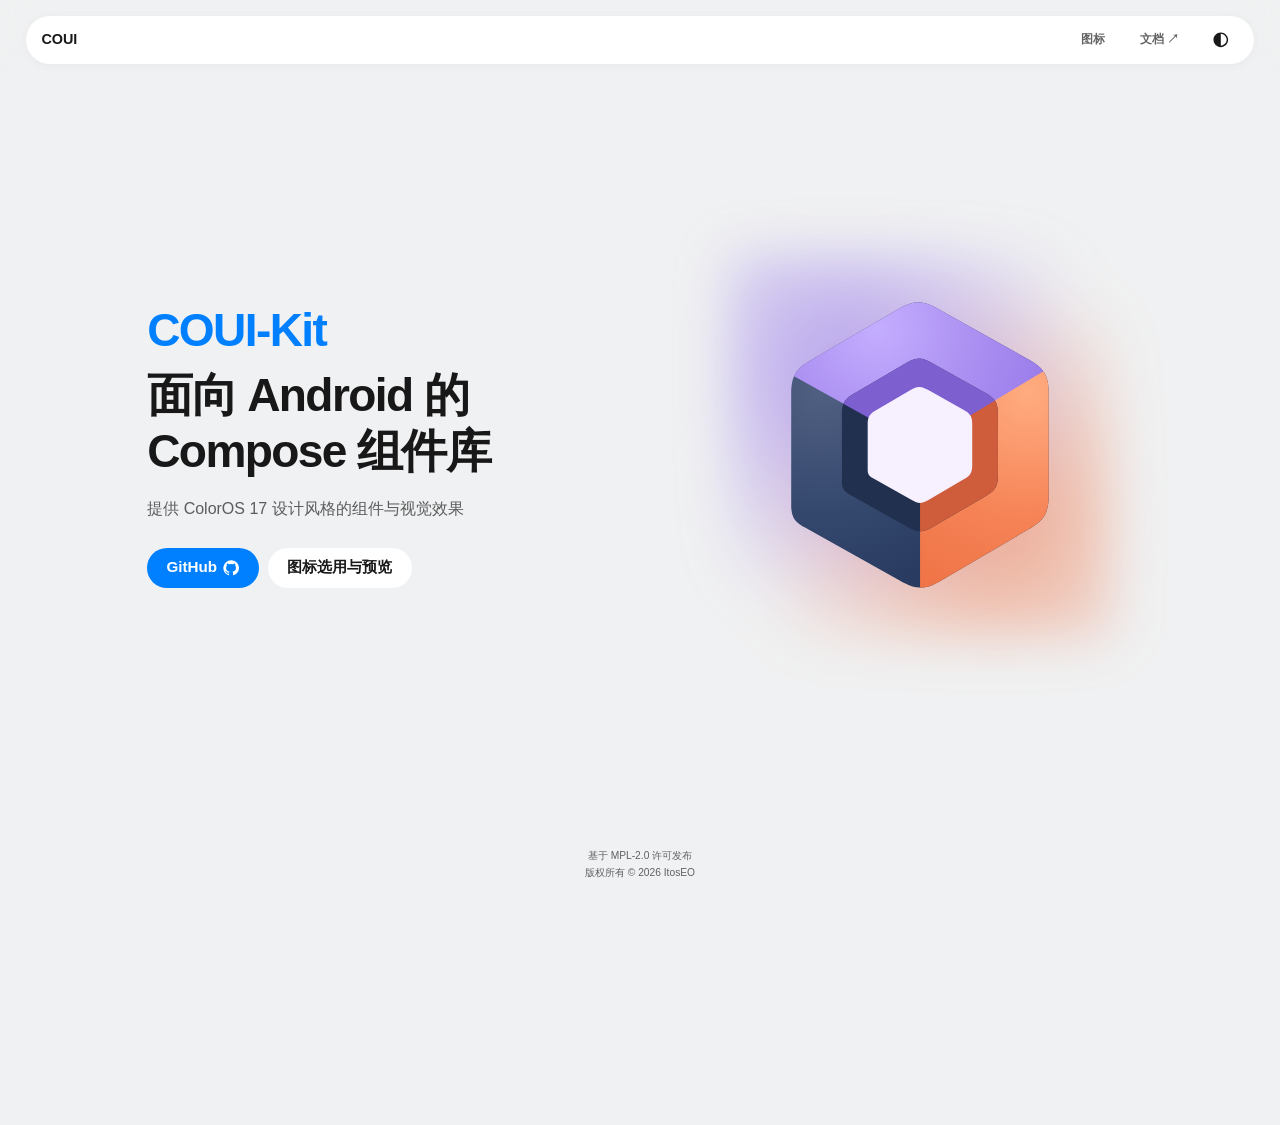
<file: Pages/index.html>
<!doctype html>
<html lang="zh-CN" data-theme="day">
<head>
  <meta charset="utf-8">
  <meta name="viewport" content="width=device-width, initial-scale=1">
  <meta name="description" content="COUI-Kit，面向 Jetpack Compose 的组件与视觉效果库。">
  <title>COUI-Kit — Compose 组件与视觉效果</title>
  <link rel="icon" href="data:,">
  <script src="./theme.js?v=1"></script>
  <link rel="stylesheet" href="./style.css?v=21">
</head>
<body>
  <div class="top-blur" aria-hidden="true">
    <span></span><span></span><span></span><span></span><span></span><span></span>
  </div>
  <div class="page-shell home-shell">
    <header class="top-nav" aria-label="顶部导航">
      <a class="brand" href="./index.html" aria-label="COUI 首页" aria-current="page">COUI</a>
      <nav class="top-actions" aria-label="主导航">
        <a class="nav-link" href="./icons/index.html">图标</a>
        <a class="nav-link" href="https://github.com/ItosEO/COUI-Kit#文档" target="_blank" rel="noopener noreferrer">文档 <span aria-hidden="true">↗</span><span class="sr-only">（在新标签页打开）</span></a>
        <button type="button" id="theme-toggle-btn" class="theme-toggle-btn"
          aria-label="切换到夜间模式" aria-pressed="false" title="切换到夜间模式" hidden></button>
      </nav>
    </header>

    <main class="home-main">
      <div class="home-copy">
        <h1 class="home-title">
          <span class="home-name">COUI-Kit</span>
          <span class="home-tagline">面向 Android 的<br>Compose 组件库</span>
        </h1>
        <p class="home-description">提供 ColorOS 17 设计风格的组件与视觉效果</p>
        <div class="home-actions">
          <a class="home-button home-button-primary" href="https://github.com/ItosEO/COUI-Kit" target="_blank" rel="noopener noreferrer">
            GitHub
            <svg viewBox="0 0 24 24" width="20" height="20" fill="currentColor" aria-hidden="true" focusable="false">
              <path d="M12 .5a11.5 11.5 0 0 0-3.64 22.41c.58.11.79-.25.79-.56v-2.02c-3.2.7-3.88-1.38-3.88-1.38-.52-1.33-1.28-1.68-1.28-1.68-1.05-.72.08-.71.08-.71 1.16.08 1.77 1.19 1.77 1.19 1.03 1.77 2.7 1.26 3.36.96.1-.75.4-1.26.73-1.55-2.55-.29-5.24-1.28-5.24-5.69 0-1.26.45-2.29 1.19-3.1-.12-.29-.52-1.46.11-3.05 0 0 .97-.31 3.18 1.18a11.05 11.05 0 0 1 5.79 0c2.2-1.49 3.17-1.18 3.17-1.18.63 1.59.23 2.76.11 3.05.74.81 1.19 1.84 1.19 3.1 0 4.42-2.69 5.39-5.25 5.68.41.36.78 1.06.78 2.14v3.17c0 .31.21.68.8.56A11.5 11.5 0 0 0 12 .5Z"/>
            </svg>
            <span class="sr-only">（在新标签页打开）</span>
          </a>
          <a class="home-button" href="./icons/index.html">图标选用与预览</a>
        </div>
      </div>
      <div class="home-art" aria-hidden="true">
        <img class="home-logo" src="./coui-logo.svg?v=3" alt="" width="360" height="360">
      </div>
    </main>

    <footer class="home-footer">
      <a href="https://github.com/ItosEO/COUI-Kit/blob/main/LICENSE" target="_blank" rel="noopener noreferrer">基于 MPL-2.0 许可发布<span class="sr-only">（在新标签页打开）</span></a>
      <p>版权所有 © 2026 ItosEO</p>
    </footer>
  </div>
</body>
</html>
</file>
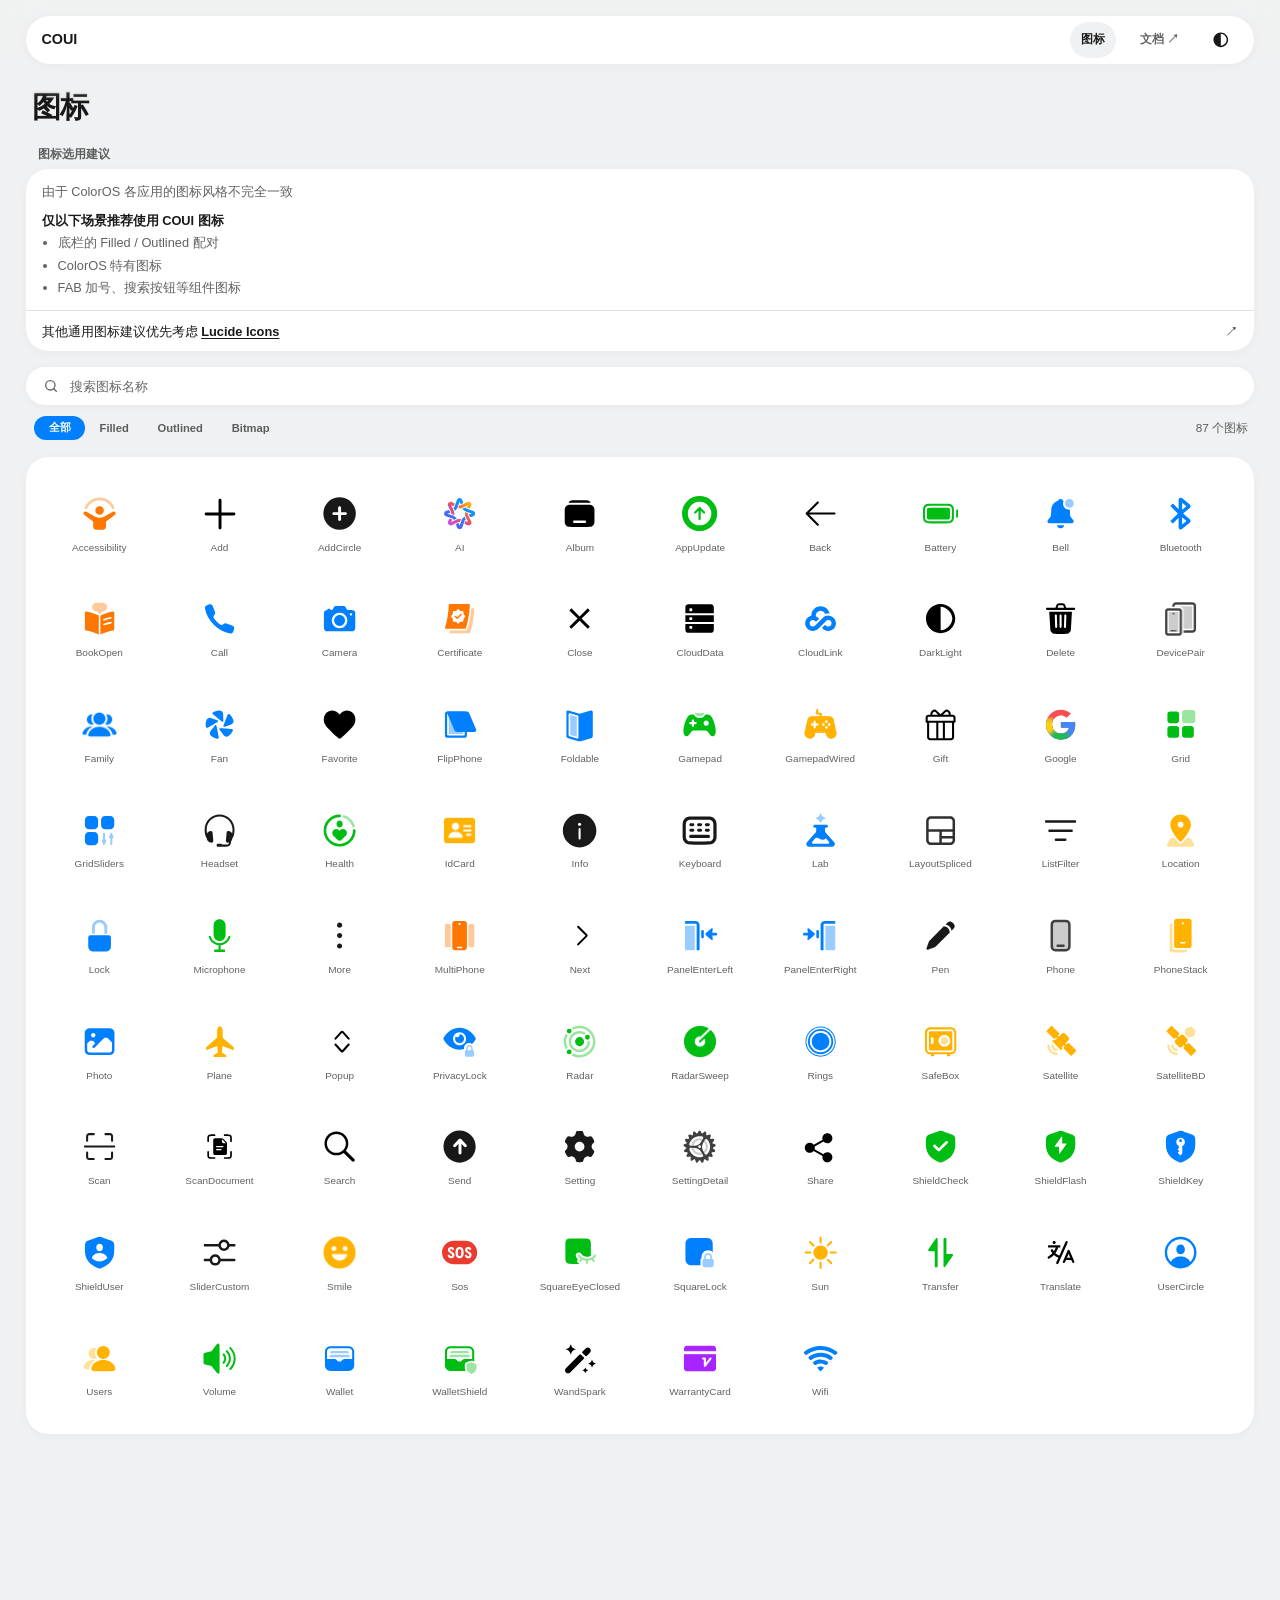
<file: Pages/icons/index.html>
<!doctype html>
<html lang="zh-CN" data-theme="day">
<head>
  <meta charset="utf-8">
  <meta name="viewport" content="width=device-width, initial-scale=1">
  <title>COUI Icons — 图标浏览与复制</title>
  <link rel="icon" href="data:,">
  <meta name="description" content="浏览 COUI 图标，选择样式和颜色，复制 SVG 或 Compose ImageVector。">
  <script src="../theme.js?v=1"></script>
  <link rel="stylesheet" href="../style.css?v=21">
</head>
<body class="icons-page">
  <div class="top-blur" aria-hidden="true">
    <span></span><span></span><span></span><span></span><span></span><span></span>
  </div>
  <div class="page-shell">
    <header class="top-nav" aria-label="顶部导航">
      <a class="brand" href="../index.html" aria-label="COUI 首页">COUI</a>
      <nav class="top-actions" aria-label="主导航">
        <a class="nav-link" href="./index.html" aria-current="page">图标</a>
        <a class="nav-link" href="https://github.com/ItosEO/COUI-Kit#文档" target="_blank" rel="noopener noreferrer">文档 <span aria-hidden="true">↗</span><span class="sr-only">（在新标签页打开）</span></a>
        <button type="button" id="theme-toggle-btn" class="theme-toggle-btn"
          aria-label="切换到夜间模式" aria-pressed="false" title="切换到夜间模式" hidden></button>
      </nav>
    </header>

    <header class="hero-header">
      <h1 class="page-title">图标</h1>
    </header>

    <section class="icon-guide" aria-labelledby="icon-guide-title">
      <h2 id="icon-guide-title">图标选用建议</h2>
      <div class="icon-guide-card">
        <div class="icon-guide-copy">
          <p>由于 ColorOS 各应用的图标风格不完全一致</p>
          <h3>仅以下场景推荐使用 COUI 图标</h3>
          <ul>
            <li>底栏的 Filled / Outlined 配对</li>
            <li>ColorOS 特有图标</li>
            <li>FAB 加号、搜索按钮等组件图标</li>
          </ul>
        </div>
        <a class="icon-guide-link" href="https://lucide.dev/icons/" target="_blank" rel="noopener noreferrer">
          <span>其他通用图标建议优先考虑 <strong>Lucide Icons</strong><span class="sr-only">（在新标签页打开）</span></span>
          <span aria-hidden="true">↗</span>
        </a>
      </div>
    </section>

    <section class="search-section" aria-label="图标搜索">
      <div class="search-bar">
        <label for="search-input" class="sr-only">搜索图标名称</label>
        <svg class="search-icon" viewBox="0 0 24 24" width="20" height="20" fill="none" stroke="currentColor" stroke-width="2" aria-hidden="true">
          <circle cx="11" cy="11" r="7"></circle>
          <path d="m20 20-3.6-3.6" stroke-linecap="round"></path>
        </svg>
        <input
          id="search-input"
          class="search-input"
          type="search"
          placeholder="搜索图标名称"
          autocomplete="off"
          spellcheck="false"
        >
        <button
          type="button"
          id="search-clear-btn"
          class="search-clear-btn"
          hidden
          aria-label="清除搜索关键词"
        >清除</button>
      </div>
    </section>
    <div class="toolbar-meta">
      <div id="style-filter" class="theme-segmented" role="group" aria-label="筛选图标样式">
        <button type="button" class="theme-btn is-active" data-style-filter="all" aria-pressed="true">全部</button>
        <button type="button" class="theme-btn" data-style-filter="Filled" aria-pressed="false">Filled</button>
        <button type="button" class="theme-btn" data-style-filter="Outlined" aria-pressed="false">Outlined</button>
        <button type="button" class="theme-btn" data-style-filter="Bitmap" aria-pressed="false">Bitmap</button>
      </div>
      <span id="icon-count" class="icon-count" aria-live="polite">0 个图标</span>
    </div>

    <main class="workspace" aria-label="图标浏览与详情">
      <section class="grid-panel" aria-label="图标列表">
        <div id="icon-grid" class="icon-grid" role="group" aria-label="COUI 图标列表"></div>
        <div id="empty-state" class="empty-state" hidden role="status">
          <p id="empty-state-text">未找到匹配的图标</p>
        </div>
      </section>

      <aside id="detail-panel" class="detail-panel" role="dialog" aria-labelledby="detail-name" hidden>
        <button type="button" id="detail-close-btn" class="detail-close-btn" aria-label="关闭图标详情">
          <svg viewBox="0 0 24 24" width="20" height="20" fill="none" stroke="currentColor" stroke-width="1.8" stroke-linecap="round" aria-hidden="true">
            <path d="M6 6l12 12M18 6 6 18"/>
          </svg>
        </button>
        <div class="detail-content">
          <div class="detail-preview-box">
            <div id="detail-svg-container" class="detail-svg-container" aria-live="polite"></div>
            <h2 id="detail-name" class="detail-name">—</h2>
            <p id="detail-subtitle" class="detail-subtitle">COUI 图标</p>
            <div id="variant-switch" class="theme-segmented variant-switch" role="group" aria-label="图标样式切换" hidden>
              <button type="button" id="variant-filled-btn" class="theme-btn" aria-pressed="true">Filled</button>
              <button type="button" id="variant-outlined-btn" class="theme-btn" aria-pressed="false">Outlined</button>
            </div>
          </div>

          <section class="color-section" aria-labelledby="color-section-title">
            <div class="color-section-header">
              <h3 id="color-section-title" class="section-label">颜色配置</h3>
              <button
                type="button"
                id="reset-color-btn"
                class="reset-color-btn"
                aria-pressed="true"
              >默认原图</button>
            </div>

            <p id="color-mode-notice" class="color-mode-notice" role="status"></p>

            <div id="color-controls" class="color-controls">
              <div class="palette-group">
                <div class="palette-title" id="day-palette-label">COUI Colors · Day（日间预设）</div>
                <div id="palette-day" class="swatch-list" role="group" aria-labelledby="day-palette-label"></div>
              </div>

              <div class="palette-group">
                <div class="palette-title" id="night-palette-label">COUI Colors · Night（夜间预设）</div>
                <div id="palette-night" class="swatch-list" role="group" aria-labelledby="night-palette-label"></div>
              </div>

              <div class="custom-color-row">
                <label for="custom-color-input" class="custom-color-label">手动选择颜色</label>
                <div class="custom-color-picker-wrap">
                  <input
                    type="color"
                    id="custom-color-input"
                    class="custom-color-input"
                    value="#007aff"
                    aria-label="手动选择十六进制颜色"
                  >
                  <span id="custom-color-hex" class="custom-color-hex">#007AFF</span>
                </div>
              </div>
            </div>
          </section>

          <section class="code-section" aria-labelledby="code-section-title">
            <h3 id="code-section-title" class="section-label">复制图标</h3>
            <p class="copy-hint">复制当前主题和颜色的图标源码。ImageVector 的颜色为固定值；使用 Icon 时，设置 tint = Color.Unspecified 可保留颜色。</p>
            <button type="button" id="copy-svg-btn" class="copy-btn">复制 SVG</button>
            <button type="button" id="copy-vector-btn" class="copy-btn">复制 ImageVector</button>
            <p id="copy-feedback" class="copy-feedback" role="status" aria-live="polite" hidden></p>
          </section>
        </div>
      </aside>
    </main>
  </div>

  <script src="../data.js?v=23"></script>
  <script src="../app.js?v=10"></script>
</body>
</html>
</file>
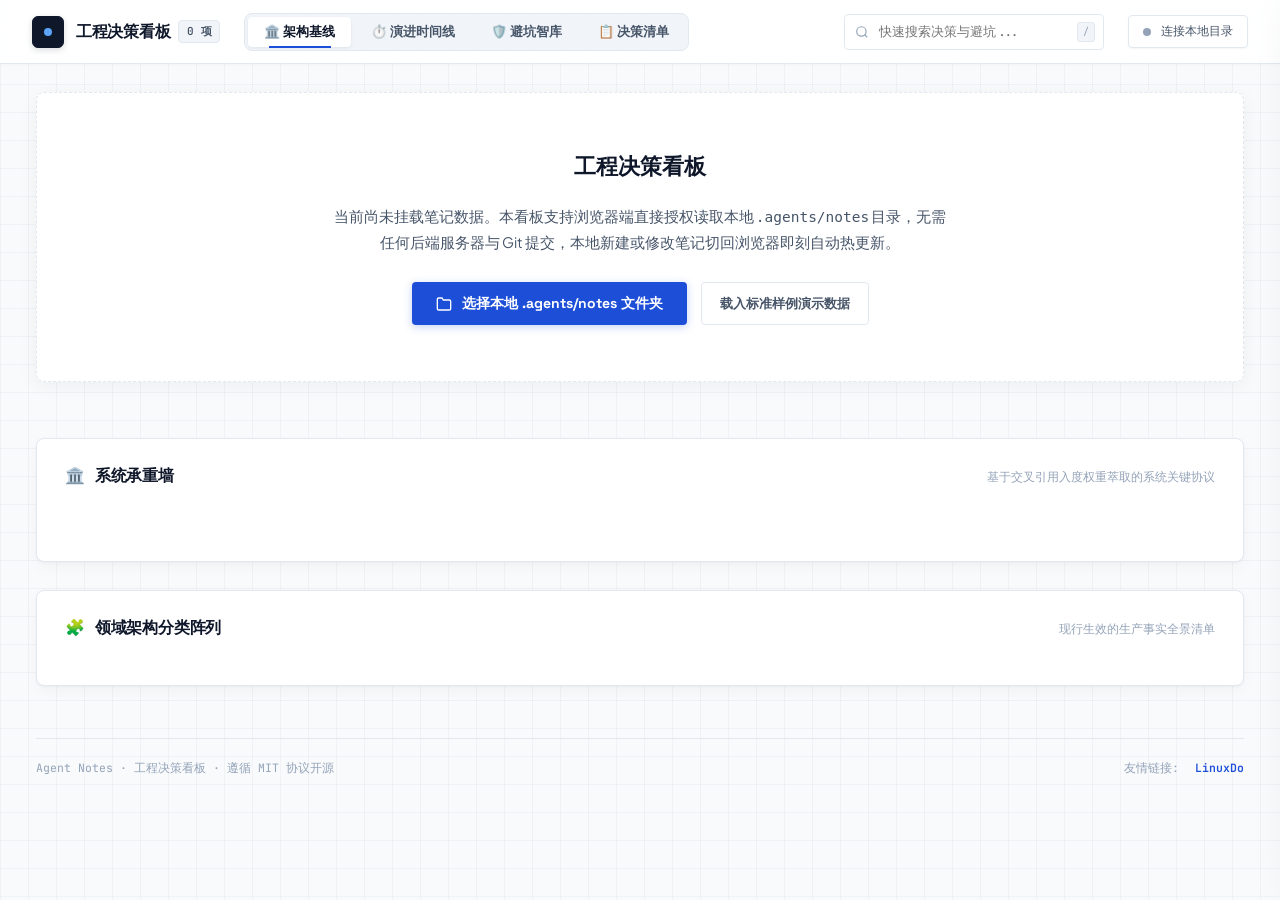
<file: .agents/skills/write-notes-like-deepseek/assets/agent-notes-board.html>
<!doctype html>
<html lang="zh-CN">
<head>
<meta charset="utf-8">
<meta name="generator" content="agent-notes-board">
<meta name="viewport" content="width=device-width, initial-scale=1">
<title>工程决策看板</title>
<link rel="preconnect" href="https://fonts.googleapis.com">
<link rel="preconnect" href="https://fonts.gstatic.com" crossorigin>
<link href="https://fonts.googleapis.com/css2?family=JetBrains+Mono:ital,wght@0,400;0,500;0,700;1,400&family=Plus+Jakarta+Sans:wght@400;500;600;700;800&family=Space+Grotesk:wght@500;600;700&display=swap" rel="stylesheet">
<style>
  :root {
    --bg-base: #F8FAFC;
    --bg-surface: #FFFFFF;
    --bg-surface-raised: #FFFFFF;
    --bg-surface-subtle: #F1F5F9;
    --border-subtle: #F1F5F9;
    --border-normal: #E2E8F0;
    --border-focus: #1D4ED8;

    --text-pure: #0A0E1A;
    --text-primary: #0F172A;
    --text-secondary: #475569;
    --text-tertiary: #94A3B8;
    --text-mono-faint: #CBD5E1;

    --brand-blue: #1D4ED8;
    --brand-blue-hover: #2563EB;
    --brand-blue-glow: rgba(29, 78, 216, 0.12);
    --alert-ruby: #DC2626;
    --alert-ruby-subtle: #FEF2F2;
    --amber-core: #D97706;
    --emerald-live: #059669;
    --purple-meta: #7C3AED;
    --teal-prune: #0D9488;

    --font-display: "Space Grotesk", -apple-system, sans-serif;
    --font-body: "Plus Jakarta Sans", -apple-system, "PingFang SC", sans-serif;
    --font-mono: "JetBrains Mono", ui-monospace, "SF Mono", monospace;

    --radius-sm: 4px;
    --radius-md: 8px;
    --radius-lg: 12px;
  }

  * { box-sizing: border-box; margin: 0; padding: 0; }

  /* 瑞士工程图纸微网格背景 */
  body {
    background-color: var(--bg-base);
    background-image:
      linear-gradient(to right, rgba(15, 23, 42, 0.035) 1px, transparent 1px),
      linear-gradient(to bottom, rgba(15, 23, 42, 0.035) 1px, transparent 1px);
    background-size: 28px 28px;
    color: var(--text-primary);
    font: 14px/1.6 var(--font-body);
    -webkit-font-smoothing: antialiased;
    min-height: 100vh;
    display: flex;
    flex-direction: column;
    overflow-x: hidden;
  }

  /* 顶栏 HUD（磨砂象牙白） */
  header.hud-topbar {
    position: sticky; top: 0; z-index: 50;
    height: 64px; background: rgba(255, 255, 255, 0.88);
    backdrop-filter: blur(16px); -webkit-backdrop-filter: blur(16px);
    border-bottom: 1px solid var(--border-normal);
    padding: 0 32px; display: flex; align-items: center; gap: 24px;
    box-shadow: 0 1px 4px rgba(15, 23, 42, 0.03);
  }

  .brand-group { display: flex; align-items: center; gap: 12px; }
  .brand-logo {
    width: 32px; height: 32px; border-radius: 6px;
    background: #0F172A; border: 1px solid #0F172A;
    display: flex; align-items: center; justify-content: center;
    position: relative; box-shadow: 0 2px 6px rgba(15,23,42,0.15);
  }
  .brand-logo::before {
    content: ''; position: absolute; width: 8px; height: 8px;
    background: #60A5FA; border-radius: 50%;
  }
  .brand-text {
    font-family: var(--font-display); font-size: 16px; font-weight: 700;
    color: #0F172A; letter-spacing: -0.3px; display: flex; align-items: center; gap: 8px;
  }
  .telemetry-chip {
    font-family: var(--font-mono); font-size: 11px; padding: 2px 8px;
    background: #F1F5F9; border: 1px solid var(--border-normal);
    border-radius: var(--radius-sm); color: var(--text-secondary); font-weight: 600;
  }

  /* 导航控制器 Deck Tabs */
  nav.deck-tabs {
    display: flex; gap: 4px; background: #F1F5F9;
    padding: 3px; border-radius: var(--radius-md); border: 1px solid var(--border-normal);
  }
  .deck-tab {
    border: 0; background: transparent; color: var(--text-secondary);
    font-family: var(--font-display); font-size: 13px; font-weight: 600;
    padding: 6px 16px; border-radius: var(--radius-sm); cursor: pointer;
    transition: all .18s cubic-bezier(0.16, 1, 0.3, 1);
    display: flex; align-items: center; gap: 8px; position: relative;
  }
  .deck-tab:hover { color: #0F172A; background: rgba(255,255,255,0.6); }
  .deck-tab.active {
    color: #0F172A; background: #FFFFFF;
    box-shadow: 0 1px 3px rgba(15,23,42,0.08);
  }
  .deck-tab.active::after {
    content: ''; position: absolute; bottom: -1px; left: 20%; right: 20%;
    height: 2px; background: var(--brand-blue);
  }

  .hud-grow { flex: 1; }

  /* 战术全局搜索框 */
  .hud-search { position: relative; width: 260px; }
  .hud-search input {
    width: 100%; height: 36px; background: #FFFFFF;
    border: 1px solid var(--border-normal); border-radius: var(--radius-sm);
    color: #0F172A; font-family: var(--font-mono); font-size: 12.5px;
    padding: 0 34px 0 34px; outline: none; transition: all .2s;
  }
  .hud-search input:focus {
    width: 320px; border-color: var(--brand-blue); background: #FFFFFF;
    box-shadow: 0 0 0 3px var(--brand-blue-glow);
  }
  .hud-search .search-ico {
    position: absolute; left: 11px; top: 50%; transform: translateY(-50%);
    color: var(--text-tertiary); pointer-events: none;
  }
  .hud-search .shortcut-key {
    position: absolute; right: 9px; top: 50%; transform: translateY(-50%);
    font-family: var(--font-mono); font-size: 10px; color: var(--text-tertiary);
    background: #F1F5F9; padding: 1px 5px; border-radius: 3px; border: 1px solid var(--border-normal);
  }

  /* 即时搜索下拉浮窗 */
  .search-popover {
    position: absolute; top: calc(100% + 8px); left: 0; width: 440px;
    background: #FFFFFF; border: 1px solid var(--border-normal);
    border-radius: var(--radius-md); box-shadow: 0 12px 36px rgba(15,23,42,0.14);
    max-height: 420px; overflow-y: auto; z-index: 100; display: none;
    flex-direction: column; padding: 4px 0;
  }
  .search-popover.open { display: flex; animation: viewIn .15s ease-out; }
  .popover-item {
    padding: 10px 14px; cursor: pointer; display: flex; align-items: center; justify-content: space-between;
    gap: 12px; transition: background .12s; border-bottom: 1px solid #F8FAFC;
  }
  .popover-item:hover, .popover-item.selected { background: #EFF6FF; }
  .popover-item-main { flex: 1; min-width: 0; }
  .popover-title {
    font-size: 13px; font-weight: 600; color: #0F172A;
    overflow: hidden; text-overflow: ellipsis; white-space: nowrap; margin-bottom: 2px;
  }
  .popover-sub {
    font-family: var(--font-mono); font-size: 11px; color: var(--text-tertiary);
    display: flex; align-items: center; gap: 8px;
  }
  .popover-empty {
    padding: 24px; text-align: center; color: var(--text-tertiary);
    font-family: var(--font-mono); font-size: 12px;
  }
  .popover-footer {
    padding: 8px 14px; font-family: var(--font-mono); font-size: 11px;
    color: var(--text-tertiary); background: #F8FAFC; border-top: 1px solid var(--border-normal);
    display: flex; justify-content: space-between; align-items: center;
  }

  /* 本地雷达自动同步指示器 */
  .sync-beacon {
    display: flex; align-items: center; gap: 10px;
    background: #FFFFFF; border: 1px solid var(--border-normal);
    border-radius: var(--radius-sm); padding: 6px 14px; font-size: 12px;
    font-family: var(--font-mono); color: var(--text-secondary); cursor: pointer;
    transition: all .2s; user-select: none; box-shadow: 0 1px 2px rgba(15,23,42,0.04);
  }
  .sync-beacon:hover { border-color: var(--brand-blue); color: #0F172A; box-shadow: 0 0 0 3px var(--brand-blue-glow); }
  .radar-dot {
    width: 8px; height: 8px; border-radius: 50%; background: #94A3B8; position: relative;
  }
  .radar-dot.active { background: var(--emerald-live); }
  .radar-dot.active::after {
    content: ''; position: absolute; inset: -4px; border-radius: 50%;
    border: 1px solid var(--emerald-live); animation: ping 2s cubic-bezier(0, 0, 0.2, 1) infinite;
  }
  .radar-dot.syncing { background: var(--amber-core); }
  @keyframes ping { 75%, 100% { transform: scale(2.2); opacity: 0; } }

  /* 主视口布局 */
  main.mission-canvas {
    max-width: 1440px; width: 100%; margin: 0 auto; padding: 28px 36px 80px;
    flex: 1; display: flex; flex-direction: column; gap: 28px;
  }

  .canvas-view { display: none; }
  .canvas-view.active { display: block; animation: viewIn .25s ease-out; }
  @keyframes viewIn { from { opacity: 0; transform: translateY(6px); } to { opacity: 1; transform: none; } }

  /* 实体白皮书面板 */
  .hud-panel {
    background: var(--bg-surface); border: 1px solid var(--border-normal);
    border-radius: var(--radius-md); padding: 24px 28px; position: relative;
    box-shadow: 0 1px 3px rgba(15,23,42,0.04), 0 6px 16px rgba(15,23,42,0.03);
    overflow: hidden;
  }
  .panel-masthead {
    display: flex; align-items: baseline; justify-content: space-between; margin-bottom: 20px;
  }
  .panel-headline {
    font-family: var(--font-display); font-size: 16px; font-weight: 700;
    color: #0F172A; letter-spacing: -0.2px; display: flex; align-items: center; gap: 10px;
  }
  .panel-annotation {
    font-family: var(--font-mono); font-size: 11.5px; color: var(--text-tertiary);
  }

  /* KPI 战术度量仪表阵列 */
  .kpi-row { display: grid; grid-template-columns: repeat(4, 1fr); gap: 18px; margin-bottom: 28px; }
  @media (max-width: 960px) { .kpi-row { grid-template-columns: repeat(2, 1fr); } }
  .kpi-instrument {
    background: var(--bg-surface); border: 1px solid var(--border-normal);
    border-radius: var(--radius-md); padding: 20px 24px; cursor: pointer;
    transition: all .2s; position: relative; overflow: hidden;
    box-shadow: 0 1px 3px rgba(15,23,42,0.04), 0 4px 12px rgba(15,23,42,0.02);
  }
  .kpi-instrument:hover {
    border-color: var(--brand-blue); transform: translateY(-2px);
    box-shadow: 0 6px 20px rgba(15,23,42,0.08);
  }
  .kpi-tag {
    font-family: var(--font-mono); font-size: 11.5px; color: var(--text-secondary);
    display: flex; align-items: center; justify-content: space-between; font-weight: 600;
  }
  .kpi-num {
    font-family: var(--font-display); font-size: 38px; font-weight: 700;
    color: #0F172A; line-height: 1.1; margin: 10px 0 6px; letter-spacing: -1px;
  }
  .kpi-caption { font-size: 12.5px; color: var(--text-tertiary); }
  .kpi-accent-bar { position: absolute; bottom: 0; left: 0; right: 0; height: 3px; }

  /* 核心承重墙网格（Structural Pillars） */
  .pillars-vault { display: grid; grid-template-columns: repeat(auto-fill, minmax(330px, 1fr)); gap: 16px; margin-bottom: 28px; }
  .pillar-specimen {
    background: #FFFFFF; border: 1px solid var(--border-normal);
    border-radius: var(--radius-sm); padding: 18px; cursor: pointer;
    transition: all .2s cubic-bezier(0.16, 1, 0.3, 1);
    display: flex; flex-direction: column; justify-content: space-between; position: relative;
    box-shadow: 0 1px 2px rgba(15,23,42,0.04);
  }
  .pillar-specimen:hover {
    border-color: var(--brand-blue); transform: translateY(-2px);
    box-shadow: 0 8px 24px rgba(29, 78, 216, 0.08);
  }
  .pillar-specimen::after {
    content: ''; position: absolute; right: 12px; top: 12px;
    width: 6px; height: 6px; border-radius: 50%; background: var(--amber-core);
  }
  .pillar-meta { display: flex; align-items: center; gap: 8px; margin-bottom: 10px; }
  .pillar-core-title {
    font-family: var(--font-display); font-size: 15px; font-weight: 700;
    color: #0F172A; line-height: 1.35; margin-bottom: 10px;
  }
  .pillar-abstract {
    font-size: 13px; color: var(--text-secondary); line-height: 1.6;
    margin-bottom: 16px; display: -webkit-box; -webkit-line-clamp: 2; -webkit-box-orient: vertical; overflow: hidden;
  }
  .pillar-telemetry {
    display: flex; align-items: center; justify-content: space-between;
    font-family: var(--font-mono); font-size: 11.5px; color: var(--text-tertiary);
    border-top: 1px solid var(--border-subtle); padding-top: 10px; margin-top: auto;
  }
  .weight-gauge {
    color: var(--brand-blue); font-weight: 700; background: #EFF6FF;
    border: 1px solid #BFDBFE; border-radius: 3px; padding: 2px 7px;
  }

  /* 领域分类矩阵（Domain Matrix） */
  .matrix-chambers {
    display: grid; grid-template-columns: repeat(3, minmax(0, 1fr));
    gap: 18px; width: 100%;
  }
  @media (max-width: 1200px) { .matrix-chambers { grid-template-columns: repeat(2, minmax(0, 1fr)); } }
  @media (max-width: 768px) { .matrix-chambers { grid-template-columns: minmax(0, 1fr); } }
  .chamber-pod {
    background: #F8FAFC; border: 1px solid var(--border-normal);
    border-radius: var(--radius-sm); padding: 16px; min-width: 0; overflow: hidden;
  }
  .chamber-header {
    display: flex; align-items: center; justify-content: space-between;
    padding-bottom: 10px; border-bottom: 1px solid var(--border-normal); margin-bottom: 12px;
  }
  .chamber-name {
    font-family: var(--font-display); font-size: 13.5px; font-weight: 700;
    color: #0F172A; display: flex; align-items: center; gap: 8px;
  }
  .chamber-count { font-family: var(--font-mono); font-size: 11px; color: var(--text-tertiary); font-weight: 600; }
  .chamber-stream {
    display: flex; flex-direction: column; gap: 8px; max-height: 420px;
    overflow-y: auto; min-width: 0; width: 100%; padding-right: 4px;
  }
  .chamber-stream::-webkit-scrollbar { width: 4px; }
  .chamber-stream::-webkit-scrollbar-thumb { background: #CBD5E1; border-radius: 4px; }
  .chamber-stream::-webkit-scrollbar-track { background: transparent; }

  .specimen-row {
    flex-shrink: 0; /* 绝对禁止压扁 */
    min-height: 54px; display: flex; flex-direction: column; justify-content: center;
    background: #FFFFFF; border: 1px solid var(--border-normal);
    border-radius: var(--radius-sm); padding: 10px 12px; cursor: pointer; transition: all .15s;
    box-shadow: 0 1px 2px rgba(15,23,42,0.02); min-width: 0; width: 100%; box-sizing: border-box;
  }
  .specimen-row:hover {
    border-color: var(--brand-blue); transform: translateX(2px);
    box-shadow: 0 2px 8px rgba(15,23,42,0.06);
  }
  .specimen-title {
    font-size: 13px; font-weight: 600; color: #0F172A; line-height: 1.4; margin-bottom: 4px;
    overflow: hidden; text-overflow: ellipsis; white-space: nowrap; width: 100%;
  }
  .specimen-info {
    font-family: var(--font-mono); font-size: 11px; color: var(--text-tertiary); line-height: 1.2;
    display: flex; align-items: center; justify-content: space-between; width: 100%;
  }

  /* 时间线筛选工具栏 */
  .timeline-toolbar {
    display: flex; flex-direction: column; gap: 10px; margin-bottom: 24px;
    background: #F8FAFC; border: 1px solid var(--border-normal);
    border-radius: var(--radius-sm); padding: 14px 18px;
  }
  .filter-row {
    display: flex; align-items: center; gap: 12px; flex-wrap: wrap; width: 100%;
  }
  .filter-group-label {
    font-family: var(--font-mono); font-size: 11px; color: var(--text-secondary);
    font-weight: 700; display: flex; align-items: center; gap: 6px; flex-shrink: 0; min-width: 76px;
  }
  .month-pills, .class-pills {
    display: flex; gap: 6px; overflow-x: auto; max-width: calc(100% - 90px); padding-bottom: 2px;
  }
  .month-pill, .class-pill {
    border: 1px solid var(--border-normal); background: #FFFFFF;
    color: var(--text-secondary); font-family: var(--font-mono); font-size: 11px;
    font-weight: 600; padding: 3px 9px; border-radius: 4px; cursor: pointer;
    transition: all .15s; white-space: nowrap;
  }
  .month-pill:hover, .class-pill:hover { border-color: var(--brand-blue); color: var(--brand-blue); }
  .month-pill.active {
    background: var(--brand-blue); border-color: var(--brand-blue);
    color: #FFFFFF; box-shadow: 0 1px 4px rgba(29,78,216,0.25);
  }
  .class-pill.active {
    background: #0F172A; border-color: #0F172A;
    color: #FFFFFF; box-shadow: 0 1px 4px rgba(15,23,42,0.2);
  }
  .filter-summary-bar {
    display: flex; align-items: center; justify-content: space-between;
    border-top: 1px solid var(--border-subtle); padding-top: 8px; margin-top: 2px;
    font-family: var(--font-mono); font-size: 11px; color: var(--text-tertiary);
  }

  /* 时间线 Chrono-Track */
  .chrono-track { position: relative; padding-left: 36px; }
  .chrono-track::before {
    content: ''; position: absolute; left: 11px; top: 12px; bottom: 12px; width: 2px;
    background: linear-gradient(180deg, var(--brand-blue) 0%, rgba(15, 23, 42, 0.1) 100%);
  }
  .chrono-node-epoch { margin-bottom: 36px; position: relative; }
  .chrono-epoch-badge {
    font-family: var(--font-mono); font-size: 12px; font-weight: 700;
    background: #FFFFFF; border: 1px solid var(--border-normal); color: var(--brand-blue);
    padding: 4px 14px; border-radius: var(--radius-sm); display: inline-flex; align-items: center; gap: 8px;
    margin-left: -36px; margin-bottom: 16px; box-shadow: 0 2px 6px rgba(15,23,42,0.06);
  }
  .chrono-cards { display: flex; flex-direction: column; gap: 14px; }
  .chrono-card {
    background: #FFFFFF; border: 1px solid var(--border-normal);
    border-radius: var(--radius-sm); padding: 18px 22px; cursor: pointer;
    transition: all .2s; position: relative; box-shadow: 0 1px 3px rgba(15,23,42,0.03);
  }
  .chrono-card:hover {
    border-color: var(--brand-blue); transform: translateX(4px);
    box-shadow: 0 6px 20px rgba(15,23,42,0.06);
  }
  .chrono-pulse {
    position: absolute; left: -31px; top: 24px; width: 10px; height: 10px;
    border-radius: 50%; background: #FFFFFF; border: 2px solid var(--brand-blue);
  }
  .chrono-date-badge {
    font-family: var(--font-mono); font-size: 11.5px; font-weight: 700;
    color: #1D4ED8; background: #EFF6FF; border: 1px solid #BFDBFE;
    padding: 2px 8px; border-radius: 4px; display: inline-flex; align-items: center; gap: 4px;
    flex-shrink: 0;
  }
  .chrono-meta-row { display: flex; align-items: center; gap: 10px; margin-bottom: 8px; }
  .chrono-date { font-family: var(--font-mono); font-size: 11.5px; color: var(--text-tertiary); }
  .chrono-heading { font-family: var(--font-display); font-size: 15px; font-weight: 700; color: #0F172A; }
  .chrono-body { font-size: 13.5px; color: var(--text-secondary); line-height: 1.6; }

  /* 避坑与反思智库（Pitfalls Vault） */
  .alt-controls { display: flex; gap: 14px; margin-bottom: 24px; align-items: center; flex-wrap: wrap; }
  .alt-search-input {
    flex: 1; min-width: 280px; height: 40px; background: #FFFFFF;
    border: 1px solid var(--border-normal); border-radius: var(--radius-sm);
    color: #0F172A; font-family: var(--font-mono); font-size: 13px; padding: 0 16px; outline: none;
    box-shadow: 0 1px 2px rgba(15,23,42,0.03);
  }
  .alt-search-input:focus { border-color: var(--alert-ruby); box-shadow: 0 0 0 3px rgba(220, 38, 38, 0.12); }

  .pitfalls-grid { display: grid; grid-template-columns: repeat(auto-fill, minmax(380px, 1fr)); gap: 18px; }
  .pitfall-dossier {
    background: #FFFFFF; border: 1px solid var(--border-normal);
    border-radius: var(--radius-sm); padding: 22px; display: flex; flex-direction: column;
    justify-content: space-between; gap: 14px; cursor: pointer; transition: all .2s;
    box-shadow: 0 1px 3px rgba(15,23,42,0.03);
  }
  .pitfall-dossier:hover {
    border-color: var(--alert-ruby); transform: translateY(-2px);
    box-shadow: 0 8px 24px rgba(220, 38, 38, 0.08);
  }
  .hazard-banner {
    background: var(--alert-ruby-subtle); border-left: 3px solid var(--alert-ruby);
    padding: 10px 14px; font-size: 13.5px; font-weight: 600; color: #991B1B;
  }
  .crux-evidence { font-size: 13px; color: var(--text-secondary); line-height: 1.65; }
  .triumphant-verdict {
    background: #ECFDF5; border: 1px solid #A7F3D0;
    border-radius: var(--radius-sm); padding: 8px 12px; font-size: 12px; color: #065F46;
    display: flex; align-items: center; gap: 8px; font-weight: 600;
  }

  /* 决策档案目录（Directory Matrix） */
  .matrix-toolbar {
    display: flex; align-items: center; gap: 12px; background: #FFFFFF;
    border: 1px solid var(--border-normal); border-radius: var(--radius-sm); padding: 12px 18px; margin-bottom: 16px;
    box-shadow: 0 1px 2px rgba(15,23,42,0.03);
  }
  .matrix-toolbar select {
    height: 34px; background: #F8FAFC; border: 1px solid var(--border-normal);
    border-radius: var(--radius-sm); color: #0F172A; font-family: var(--font-mono); font-size: 12px;
    padding: 0 12px; outline: none; cursor: pointer; font-weight: 500;
  }
  .matrix-board {
    background: #FFFFFF; border: 1px solid var(--border-normal);
    border-radius: var(--radius-md); overflow: hidden;
    box-shadow: 0 1px 3px rgba(15,23,42,0.04), 0 4px 12px rgba(15,23,42,0.02);
  }
  .matrix-row-head, .matrix-row-cell {
    display: grid; grid-template-columns: 80px 110px 1fr 110px 120px 70px;
    gap: 14px; align-items: center; padding: 0 24px;
  }
  .matrix-row-head {
    height: 42px; background: #F8FAFC; font-family: var(--font-mono);
    font-size: 11.5px; color: var(--text-secondary); border-bottom: 1px solid var(--border-normal);
    font-weight: 600;
  }
  .matrix-row-cell {
    min-height: 52px; border-bottom: 1px solid #F1F5F9;
    cursor: pointer; transition: all .15s; font-size: 13.5px;
  }
  .matrix-row-cell:hover { background: #F8FAFC; }
  .cell-index { font-family: var(--font-mono); font-size: 12px; color: var(--text-tertiary); font-weight: 500; }
  .cell-title { font-weight: 600; color: #0F172A; overflow: hidden; text-overflow: ellipsis; white-space: nowrap; }
  .cell-date { font-family: var(--font-mono); font-size: 12px; color: var(--text-secondary); }
  .cell-cites { font-family: var(--font-mono); font-size: 12px; color: var(--brand-blue); text-align: right; font-weight: 700; }

  /* 状态与分类战术徽章（瑞士精密标贴风格） */
  .status-badge {
    display: inline-flex; align-items: center; gap: 6px;
    font-family: var(--font-mono); font-size: 11px; font-weight: 600;
    padding: 2px 8px; border-radius: 3px; width: max-content;
  }
  .status-badge.st-implemented { background: #ECFDF5; color: #065F46; border: 1px solid #A7F3D0; }
  .status-badge.st-proposed { background: #FFFBEB; color: #92400E; border: 1px solid #FDE68A; }
  .status-badge.st-rejected { background: #FEF2F2; color: #991B1B; border: 1px solid #FECACA; }
  .status-badge.st-archived { background: #F1F5F9; color: #475569; border: 1px solid #E2E8F0; }

  .class-badge {
    font-family: var(--font-mono); font-size: 10.5px; padding: 2px 7px;
    border-radius: 3px; font-weight: 600; width: max-content;
  }
  .cls-architecture { background: #FFF7ED; color: #C2410C; border: 1px solid #FED7AA; }
  .cls-feature { background: #EFF6FF; color: #1D4ED8; border: 1px solid #BFDBFE; }
  .cls-bug-fix { background: #ECFDF5; color: #047857; border: 1px solid #A7F3D0; }
  .cls-simplification { background: #F0FDFA; color: #0F766E; border: 1px solid #99F6E4; }
  .cls-process { background: #FAF5FF; color: #7E22CE; border: 1px solid #E9D5FF; }
  .cls-testing { background: #FDF2F8; color: #BE185D; border: 1px solid #FBCFE8; }

  /* 结构化白皮书控制台抽屉（Dossier Drawer） */
  #drawer-curtain {
    position: fixed; inset: 0; background: rgba(15, 23, 42, 0.45);
    backdrop-filter: blur(4px); z-index: 60; display: none;
  }
  #drawer-curtain.open { display: block; }
  #drawer-console {
    position: fixed; top: 0; right: 0; bottom: 0; width: 70vw; max-width: 860px; min-width: 520px;
    background: #FFFFFF; border-left: 1px solid var(--border-normal); z-index: 61;
    transform: translateX(105%); transition: transform .28s cubic-bezier(0.16, 1, 0.3, 1);
    display: flex; flex-direction: column; box-shadow: -16px 0 48px rgba(15, 23, 42, 0.15);
  }
  #drawer-console.open { transform: none; }

  .console-header {
    height: 64px; padding: 0 28px; border-bottom: 1px solid var(--border-normal);
    display: flex; align-items: center; justify-content: space-between; gap: 14px;
    background: #F8FAFC;
  }
  .console-exit {
    background: #FFFFFF; border: 1px solid var(--border-normal); color: var(--text-secondary);
    font-size: 16px; cursor: pointer; padding: 6px 10px; border-radius: var(--radius-sm);
    display: flex; align-items: center; justify-content: center;
  }
  .console-exit:hover { color: #0F172A; border-color: #94A3B8; }

  .console-body { flex: 1; overflow-y: auto; padding: 36px 44px 80px; }

  /* 抽屉打开时锁住背景滚动，避免内外双层滚动条 */
  body:has(#drawer-console.open),
  html:has(#drawer-console.open) { overflow: hidden; }

  /* 代码反向注释定位板 */
  .anchor-terminal {
    background: #F8FAFC; border: 1px dashed #BFDBFE;
    border-radius: var(--radius-sm); padding: 12px 18px; margin-bottom: 28px;
    display: flex; align-items: center; justify-content: space-between; gap: 16px;
  }
  .anchor-code {
    font-family: var(--font-mono); font-size: 12.5px; color: #1D4ED8; font-weight: 500;
    overflow: hidden; text-overflow: ellipsis; white-space: nowrap;
  }
  .btn-anchor-copy {
    background: #EFF6FF; border: 1px solid var(--brand-blue);
    color: var(--brand-blue); font-family: var(--font-mono); font-size: 11px; padding: 5px 12px;
    border-radius: var(--radius-sm); cursor: pointer; white-space: nowrap; transition: all .15s;
    font-weight: 600;
  }
  .btn-anchor-copy:hover { background: var(--brand-blue); color: #FFFFFF; box-shadow: 0 2px 6px rgba(29, 78, 216, 0.2); }

  .console-headline {
    font-family: var(--font-display); font-size: 24px; font-weight: 700;
    color: #0F172A; line-height: 1.35; margin-bottom: 16px; letter-spacing: -0.3px;
  }
  .console-timestamp {
    font-family: var(--font-mono); font-size: 12px; color: var(--text-tertiary);
    display: flex; align-items: center; gap: 10px; margin-bottom: 28px;
  }

  .quad-section { margin-bottom: 32px; }
  .quad-title {
    font-family: var(--font-mono); font-size: 12px; font-weight: 700; letter-spacing: 0.8px;
    color: var(--text-secondary); margin-bottom: 12px; display: flex; align-items: center; gap: 10px;
    text-transform: uppercase;
  }
  .quad-title::after { content: ''; flex: 1; height: 1px; background: var(--border-normal); }
  .quad-content { font-size: 14.5px; line-height: 1.8; color: #334155; }
  .quad-content code { font-family: var(--font-mono); font-size: 13px; background: #F1F5F9; padding: 2px 6px; border-radius: 3px; color: #1D4ED8; }
  .quad-content pre { background: #0F172A; border: 1px solid #1E293B; border-radius: var(--radius-sm); padding: 16px; overflow-x: auto; margin: 14px 0; }
  .quad-content pre code { background: transparent; padding: 0; color: #F8FAFC; }

  .lineage-nodes { display: flex; flex-direction: column; gap: 12px; }
  .lineage-group-title { font-family: var(--font-mono); font-size: 11.5px; color: var(--text-secondary); margin-bottom: 6px; font-weight: 600; }
  .lineage-chips { display: flex; flex-wrap: wrap; gap: 8px; }
  .lineage-chip {
    background: #F8FAFC; border: 1px solid var(--border-normal);
    border-radius: var(--radius-sm); padding: 6px 12px; font-size: 12.5px; color: #0F172A;
    cursor: pointer; transition: all .15s; display: inline-flex; align-items: center; gap: 6px;
    font-weight: 500;
  }
  .lineage-chip:hover { color: var(--brand-blue); border-color: var(--brand-blue); background: #EFF6FF; }

  /* 引导开场台 */
  .onboarding-deck {
    background: #FFFFFF; border: 1px dashed var(--border-normal);
    border-radius: var(--radius-md); padding: 56px 40px; text-align: center;
    display: flex; flex-direction: column; align-items: center; gap: 20px;
    box-shadow: 0 4px 20px rgba(15,23,42,0.05);
  }
  .onboarding-deck h2 { font-family: var(--font-display); font-size: 22px; font-weight: 700; color: #0F172A; }
  .onboarding-deck p { color: var(--text-secondary); max-width: 620px; font-size: 14.5px; line-height: 1.7; }
  .action-btn-primary {
    background: var(--brand-blue); color: #FFFFFF; border: 0; border-radius: var(--radius-sm);
    padding: 12px 24px; font-family: var(--font-display); font-size: 14px; font-weight: 700;
    cursor: pointer; box-shadow: 0 2px 8px rgba(29, 78, 216, 0.25); transition: all .2s;
    display: inline-flex; align-items: center; gap: 10px;
  }
  .action-btn-primary:hover { background: var(--brand-blue-hover); }
  .action-btn-secondary {
    background: #FFFFFF; border: 1px solid var(--border-normal); color: var(--text-secondary);
    font-family: var(--font-mono); font-size: 13px; padding: 10px 18px; border-radius: var(--radius-sm);
    cursor: pointer; transition: all .15s; font-weight: 600;
  }
  .action-btn-secondary:hover { color: #0F172A; border-color: #94A3B8; }
</style>
</head>
<body>

<!-- 顶栏 HUD -->
<header class="hud-topbar">
  <div class="brand-group">
    <div class="brand-logo"></div>
    <div class="brand-text">
      <span id="brand-project-title">工程决策看板</span>
      <span class="telemetry-chip" id="chip-total-count">0 项</span>
    </div>
  </div>

  <nav class="deck-tabs">
    <button class="deck-tab active" data-view="baseline">🏛️ 架构基线</button>
    <button class="deck-tab" data-view="timeline">⏱️ 演进时间线</button>
    <button class="deck-tab" data-view="alternatives">🛡️ 避坑智库</button>
    <button class="deck-tab" data-view="directory">📋 决策清单</button>
  </nav>

  <div class="hud-grow"></div>

  <div class="hud-search">
    <svg class="search-ico" width="14" height="14" viewBox="0 0 24 24" fill="none" stroke="currentColor" stroke-width="2"><circle cx="11" cy="11" r="8"/><line x1="21" y1="21" x2="16.65" y2="16.65"/></svg>
    <input id="global-query" type="text" placeholder="快速搜索决策与避坑...">
    <span class="shortcut-key">/</span>
    <div class="search-popover" id="search-popover"></div>
  </div>

  <div class="sync-beacon" id="beacon-sync" title="点击选择本地 .agents/notes 目录开启纯本地热同步">
    <span class="radar-dot" id="radar-indicator"></span>
    <span id="beacon-status">连接本地目录</span>
  </div>
</header>

<main class="mission-canvas">

  <!-- 未装载引导 -->
  <div class="onboarding-deck" id="deck-onboarding" style="display:none;">
    <h2>工程决策看板</h2>
    <p>当前尚未挂载笔记数据。本看板支持浏览器端直接授权读取本地 <code>.agents/notes</code> 目录，无需任何后端服务器与 Git 提交，本地新建或修改笔记切回浏览器即刻自动热更新。</p>
    <div style="display:flex; gap:14px; margin-top:8px;">
      <button class="action-btn-primary" id="btn-authorize-dir">
        <svg width="16" height="16" viewBox="0 0 24 24" fill="none" stroke="currentColor" stroke-width="2"><path d="M22 19a2 2 0 0 1-2 2H4a2 2 0 0 1-2-2V5a2 2 0 0 1 2-2h5l2 3h9a2 2 0 0 1 2 2z"/></svg>
        选择本地 .agents/notes 文件夹
      </button>
      <button class="action-btn-secondary" id="btn-mount-demo">载入标准样例演示数据</button>
    </div>
  </div>

  <!-- 1. 架构基线视图 -->
  <section class="canvas-view active" id="view-baseline">
    <div class="kpi-row" id="kpi-row"></div>

    <div class="hud-panel" style="margin-bottom: 28px;">
      <div class="panel-masthead">
        <span class="panel-headline">
          <span>🏛️</span>
          <span>系统承重墙</span>
        </span>
        <span class="panel-annotation">基于交叉引用入度权重萃取的系统关键协议</span>
      </div>
      <div class="pillars-vault" id="pillars-vault"></div>
    </div>

    <div class="hud-panel">
      <div class="panel-masthead">
        <span class="panel-headline">
          <span>🧩</span>
          <span>领域架构分类阵列</span>
        </span>
        <span class="panel-annotation">现行生效的生产事实全景清单</span>
      </div>
      <div class="matrix-chambers" id="matrix-chambers"></div>
    </div>
  </section>

  <!-- 2. 演进时间线视图 -->
  <section class="canvas-view" id="view-timeline">
    <div class="hud-panel">
      <div class="panel-masthead">
        <span class="panel-headline">
          <span>⏱️</span>
          <span>技术演进时间线</span>
        </span>
        <span class="panel-annotation">记录架构突破与代码裁撤里程碑</span>
      </div>

      <div class="timeline-toolbar">
        <div class="filter-row">
          <span class="filter-group-label">📅 月份切片:</span>
          <div class="month-pills" id="timeline-month-pills"></div>
        </div>
        <div class="filter-row">
          <span class="filter-group-label">🏷️ 分类切片:</span>
          <div class="class-pills" id="timeline-class-pills"></div>
        </div>
        <div class="filter-summary-bar">
          <span id="timeline-filter-info"></span>
          <button id="btn-reset-timeline-filter" style="background:none;border:0;color:var(--brand-blue);font-family:var(--font-mono);font-size:11px;cursor:pointer;font-weight:600;">重置时间线筛选</button>
        </div>
      </div>

      <div class="chrono-track" id="chrono-track"></div>
    </div>
  </section>

  <!-- 3. 避坑智库视图 -->
  <section class="canvas-view" id="view-alternatives">
    <div class="hud-panel">
      <div class="panel-masthead">
        <span class="panel-headline">
          <span>🛡️</span>
          <span>避坑与反思智库</span>
        </span>
        <span class="panel-annotation">记录「为什么放弃了方案 B」与被否决的提案，防止重复踩坑</span>
      </div>
      <div class="alt-controls">
        <input type="text" class="alt-search-input" id="alt-query-input" placeholder="检索被否决方案关键字（如：SQLite、多进程、Redis...）">
      </div>
      <div class="pitfalls-grid" id="pitfalls-grid"></div>
    </div>
  </section>

  <!-- 4. 决策清单视图 -->
  <section class="canvas-view" id="view-directory">
    <div class="matrix-toolbar">
      <select id="select-status"><option value="">状态：全部</option></select>
      <select id="select-class"><option value="">分类：全部</option></select>
      <select id="select-sort">
        <option value="new">排序：最新优先</option>
        <option value="old">排序：最早优先</option>
        <option value="cites">排序：引用最多</option>
      </select>
      <button id="btn-reset-matrix-filter" style="background:none;border:0;color:var(--brand-blue);font-family:var(--font-mono);font-size:11px;cursor:pointer;font-weight:600;" title="清空全部筛选条件">重置筛选</button>
      <span style="font-family:var(--font-mono); font-size:11px; color:var(--text-tertiary); margin-left:auto;" id="matrix-matched-count"></span>
    </div>

    <div class="matrix-board">
      <div class="matrix-row-head">
        <span>编号</span>
        <span>分类</span>
        <span>标题</span>
        <span>状态</span>
        <span>日期</span>
        <span style="text-align:right;">引用</span>
      </div>
      <div id="matrix-rows-stream"></div>
    </div>
  </section>

  <footer style="margin-top: 24px; padding: 20px 0; border-top: 1px solid var(--border-normal); display: flex; align-items: center; justify-content: space-between; font-family: var(--font-mono); font-size: 11.5px; color: var(--text-tertiary); flex-wrap: wrap; gap: 12px;">
    <div>Agent Notes · 工程决策看板 · 遵循 MIT 协议开源</div>
    <div style="display: flex; gap: 16px; align-items: center;">
      <span>友情链接:</span>
      <a href="https://linux.do" target="_blank" rel="noopener noreferrer" style="color: var(--brand-blue); text-decoration: none; font-weight: 600;">LinuxDo</a>
    </div>
  </footer>

</main>

<!-- 结构化控制台抽屉 -->
<div id="drawer-curtain"></div>
<aside id="drawer-console">
  <div class="console-header">
    <span class="status-badge" id="dr-status-badge"></span>
    <span class="class-badge" id="dr-class-badge"></span>
    <div style="flex:1;"></div>
    <button class="console-exit" id="btn-console-close" title="退出 (Esc)">✕</button>
  </div>
  <div class="console-body">
    <div class="anchor-terminal">
      <span class="anchor-code" id="dr-anchor-code">// Note: 见 .agents/notes/...</span>
      <button class="btn-anchor-copy" id="btn-anchor-copy">复制反向代码注释</button>
    </div>

    <h1 class="console-headline" id="dr-headline"></h1>
    <div class="console-timestamp" id="dr-timestamp-bar"></div>

    <div class="quad-section" id="quad-sec-problem">
      <div class="quad-title">🎯 01. 背景与痛点</div>
      <div class="quad-content" id="dr-body-problem"></div>
    </div>

    <div class="quad-section" id="quad-sec-decision">
      <div class="quad-title">⚡ 02. 落地裁定事实</div>
      <div class="quad-content" id="dr-body-decision"></div>
    </div>

    <div class="quad-section" id="quad-sec-alt">
      <div class="quad-title">🚫 03. 审慎考虑并放弃的备选</div>
      <div class="quad-content" id="dr-body-alt"></div>
    </div>

    <div class="quad-section" id="quad-sec-consequences">
      <div class="quad-title">⚖️ 04. 收益与工程代价</div>
      <div class="quad-content" id="dr-body-consequences"></div>
    </div>

    <div class="quad-section">
      <div class="quad-title">🔗 05. 因果与血缘依赖链路</div>
      <div class="lineage-nodes" id="dr-lineage-stream"></div>
    </div>
  </div>
</aside>

<!-- 内联数据插槽 -->
<script id="embedded-data">
window.__INLINE_DATA__ = null;
</script>

<script>
'use strict';

const LIFECYCLES = ['implemented', 'proposed', 'rejected', 'archived'];
const STATUS_LABELS = { implemented: '已落地', proposed: '待评审', rejected: '已否决', archived: '已归档' };

const CLASSES = ['architecture', 'feature', 'bug-fix', 'simplification', 'process', 'testing'];
const CLASS_LABELS = {
  architecture: '架构设计',
  feature: '功能特性',
  'bug-fix': '缺陷修复',
  simplification: '化简裁撤',
  process: '流程规范',
  testing: '测试基建'
};

const DB_NAME = 'AgentNotesBoardDB';
const STORE_NAME = 'handles';

const Core = {
  nodes: [],
  byId: new Map(),
  inCount: new Map(),
  outMap: new Map(),
  activeTab: 'baseline',
  dirHandle: null,
  lastSyncTime: 0,
  filterQuery: '',
  stFilter: '',
  clsFilter: '',
  sortMode: 'new',
  altQuery: '',
  timelineMonth: '',
  timelineClass: '',
  drawerId: null,
};

// 全序日期比较器：date 相同时以唯一 id 兜底，保证任意刷新顺序一致
const byDateDesc = (a, b) => (b.date || '').localeCompare(a.date || '') || a.id.localeCompare(b.id);
const byDateAsc  = (a, b) => (a.date || '').localeCompare(b.date || '') || a.id.localeCompare(b.id);

function getDB() {
  return new Promise((resolve, reject) => {
    const req = indexedDB.open(DB_NAME, 1);
    req.onupgradeneeded = () => req.result.createObjectStore(STORE_NAME);
    req.onsuccess = () => resolve(req.result);
    req.onerror = () => reject(req.error);
  });
}

async function saveDirHandle(handle) {
  try {
    const db = await getDB();
    const tx = db.transaction(STORE_NAME, 'readwrite');
    tx.objectStore(STORE_NAME).put(handle, 'notesDirHandle');
    await new Promise(r => tx.oncomplete = r);
  } catch (e) { console.warn('Cannot persist dir handle', e); }
}

async function loadSavedDirHandle() {
  try {
    const db = await getDB();
    const tx = db.transaction(STORE_NAME, 'readonly');
    const req = tx.objectStore(STORE_NAME).get('notesDirHandle');
    return new Promise(resolve => {
      req.onsuccess = () => resolve(req.result || null);
      req.onerror = () => resolve(null);
    });
  } catch { return null; }
}

function escapeHtml(str) {
  if (!str) return '';
  return String(str)
    .replace(/&/g, '&amp;')
    .replace(/</g, '&lt;')
    .replace(/>/g, '&gt;')
    .replace(/"/g, '&quot;')
    .replace(/'/g, '&#39;');
}

function parseMarkdown(text) {
  if (!text) return '';
  let s = text.replace(/&/g, '&amp;').replace(/</g, '&lt;').replace(/>/g, '&gt;').replace(/"/g, '&quot;');
  s = s.replace(/```([\s\S]*?)```/g, (m, c) => `<pre><code>${c.trim()}</code></pre>`);
  s = s.replace(/`([^`\n]+)`/g, '<code>$1</code>');
  s = s.replace(/\*\*([^*]+)\*\*/g, '<b>$1</b>');
  s = s.replace(/\[([^\]]+)\]\(([^)]+)\)/g, (match, linkText, href) => {
    const cleanHref = href.trim();
    if (/^(?:javascript|data|vbscript):/i.test(cleanHref)) {
      return linkText;
    }
    const safeHref = escapeHtml(cleanHref);
    return `<a href="javascript:void(0)" class="md-deep-link" data-deep-link="${safeHref}" style="color:var(--brand-cyan);text-decoration:underline;">${linkText}</a>`;
  });
  s = s.replace(/^- (.*)$/gm, '• $1');
  return s.split(/\n{2,}/).map(p => {
    p = p.trim();
    if (!p) return '';
    if (p.startsWith('<pre>')) return p;
    return `<p style="margin-bottom:10px;">${p.replace(/\n/g, '<br>')}</p>`;
  }).join('');
}

function parseNote(raw, relPath, slugToId = new Map()) {
  const slug = relPath.split('/').pop().replace(/\.md$/, '');
  const parts = relPath.split('/');
  const lifecycle = parts[0];
  const cls = parts[1] || 'architecture';

  let title = slug;
  let status = lifecycle;
  let date = '';

  const dMatch = /^(\d{4}-\d{2}-\d{2})/.exec(slug);
  if (dMatch) date = dMatch[1];

  const h1Match = /^# Agent Note[^:：]*[:：]\s*(.*)$/m.exec(raw);
  if (h1Match) title = h1Match[1].trim();

  function extractSection(pattern) {
    const re = new RegExp(`^## (?:${pattern})\\s*\\n+([\\s\\S]*?)(?=^## |\\s*$)`, 'm');
    const m = re.exec(raw);
    return m ? m[1].trim() : '';
  }

  const problem = extractSection('Problem|问题');
  const decision = extractSection('Decision|Proposal|决策|提案');
  const alternatives = extractSection('Alternatives considered|曾考虑的替代方案|曾考虑的备选');
  const consequences = extractSection('Consequences|后果');

  const links = [];
  for (const m of raw.matchAll(/\]\(([^)]+\.md)\)/g)) {
    let targetHref = m[1].split('#')[0].trim();
    if (targetHref.includes('://')) continue;
    targetHref = targetHref.replace(/\.zh\.md$/, '.md');
    const segs = `${lifecycle}/${cls}/${targetHref}`.split('/');
    const resolved = [];
    for (const s of segs) {
      if (!s || s === '.') continue;
      if (s === '..') resolved.pop();
      else resolved.push(s);
    }
    const cleanTarget = resolved.join('/');

    let finalTarget = '';
    if (slugToId.has(cleanTarget)) {
      finalTarget = slugToId.get(cleanTarget);
    } else {
      const targetSlug = targetHref.split('/').pop().replace(/\.md$/, '');
      if (slugToId.has(targetSlug)) {
        finalTarget = slugToId.get(targetSlug);
      }
    }
    if (finalTarget && finalTarget !== relPath) {
      links.push(finalTarget);
    }
  }

  return {
    id: relPath,
    slug,
    lifecycle,
    cls,
    date,
    title,
    status,
    problem,
    decision,
    alternatives,
    consequences,
    outLinks: [...new Set(links)],
    rawBody: raw,
  };
}

async function scanDirectory(rootHandle) {
  const notesMap = new Map();
  async function walk(dirHandle, currentPath = '') {
    for await (const entry of dirHandle.values()) {
      if (entry.name.startsWith('.')) continue;
      const subPath = currentPath ? `${currentPath}/${entry.name}` : entry.name;
      if (entry.kind === 'directory') {
        await walk(entry, subPath);
      } else if (entry.kind === 'file' && entry.name.endsWith('.md')) {
        const isZh = entry.name.endsWith('.zh.md');
        const cleanRel = isZh ? subPath.replace(/\.zh\.md$/, '.md') : subPath;
        const parts = cleanRel.split('/');
        if (parts.length >= 3 && LIFECYCLES.includes(parts[0])) {
          try {
            const file = await entry.getFile();
            const text = await file.text();
            if (!notesMap.has(cleanRel) || isZh) {
              notesMap.set(cleanRel, text);
            }
          } catch (err) {
            console.warn('Read note error:', subPath, err);
          }
        }
      }
    }
  }

  let targetHandle = rootHandle;
  try {
    const agentsDir = await rootHandle.getDirectoryHandle('.agents');
    targetHandle = await agentsDir.getDirectoryHandle('notes');
  } catch {}

  await walk(targetHandle);

  const slugToId = new Map();
  for (const rel of notesMap.keys()) {
    const slug = rel.split('/').pop().replace(/\.md$/, '');
    slugToId.set(slug, rel);
    slugToId.set(rel, rel);
  }

  const notes = [];
  for (const [cleanRel, text] of notesMap.entries()) {
    notes.push(parseNote(text, cleanRel, slugToId));
  }
  return notes;
}

function ingestDataset(notes) {
  Core.nodes = notes;
  Core.byId.clear();
  Core.inCount.clear();
  Core.outMap.clear();

  notes.forEach(n => {
    Core.byId.set(n.id, n);
    Core.outMap.set(n.id, n.outLinks);
  });

  notes.forEach(n => {
    n.outLinks.forEach(target => {
      if (Core.byId.has(target)) {
        Core.inCount.set(target, (Core.inCount.get(target) || 0) + 1);
      }
    });
  });

  Core.nodes.sort(byDateDesc);

  document.getElementById('chip-total-count').textContent = `${notes.length} 项`;
  document.getElementById('deck-onboarding').style.display = notes.length ? 'none' : 'flex';

  renderInterface();
}

function renderInterface() {
  renderBaseline();
  renderTimeline();
  renderAlternatives();
  renderDirectory();
}

function renderBaseline() {
  const nodes = Core.nodes;
  const implemented = nodes.filter(n => n.lifecycle === 'implemented');
  const proposed = nodes.filter(n => n.lifecycle === 'proposed');
  const rejected = nodes.filter(n => n.lifecycle === 'rejected');
  const simplifications = nodes.filter(n => n.cls === 'simplification');

  const kpis = [
    { label: '现行落地', count: implemented.length, desc: '生产已交付生效', color: '#10B981', filter: 'implemented' },
    { label: '待评审提案', count: proposed.length, desc: '待团队确认', color: '#F59E0B', filter: 'proposed' },
    { label: '避坑否决', count: rejected.length, desc: '防重犯事实存档', color: '#FF3366', filter: 'rejected' },
    { label: '化简裁撤', count: simplifications.length, desc: '代码只减不增', color: '#14B8A6', filter: 'simplification' },
  ];

  document.getElementById('kpi-row').innerHTML = kpis.map(k => `
    <div class="kpi-instrument" onclick="routeToListFilter('${escapeHtml(k.filter)}')">
      <div class="kpi-tag">
        <span>${escapeHtml(k.label)}</span>
        <span style="width:6px;height:6px;border-radius:50%;background:${k.color}"></span>
      </div>
      <div class="kpi-num">${k.count}</div>
      <div class="kpi-caption">${escapeHtml(k.desc)}</div>
      <div class="kpi-accent-bar" style="background:${k.color}"></div>
    </div>
  `).join('');

  const pillars = [...nodes]
    .filter(n => n.lifecycle === 'implemented')
    .sort((a, b) => (Core.inCount.get(b.id) || 0) - (Core.inCount.get(a.id) || 0))
    .slice(0, 6);

  document.getElementById('pillars-vault').innerHTML = pillars.map(n => {
    const cites = Core.inCount.get(n.id) || 0;
    const title = escapeHtml(n.title);
    const plain = (n.decision || n.problem || '系统核心架构协议')
      .replace(/<[^>]+>/g, '')
      .replace(/^#{1,6}\s+/gm, '')
      .replace(/\[(.*?)\]\([^)]*\)/g, '$1')
      .replace(/[*`>]/g, '')
      .replace(/\s+/g, ' ')
      .trim();
    const desc = escapeHtml(plain);
    const safeCls = escapeHtml(n.cls);
    const clsLabel = escapeHtml(CLASS_LABELS[n.cls] || n.cls);
    const safeDate = escapeHtml(n.date || '进行中');
    const safeSlug = escapeHtml(n.slug);
    const safeId = escapeHtml(n.id);
    return `
      <div class="pillar-specimen" data-node-id="${safeId}">
        <div>
          <div class="pillar-meta">
            <span class="class-badge cls-${safeCls}">${clsLabel}</span>
            <span class="weight-gauge">被引用 × ${cites}</span>
          </div>
          <div class="pillar-core-title">${title}</div>
          <div class="pillar-abstract">${desc}</div>
        </div>
        <div class="pillar-telemetry">
          <span>${safeDate}</span>
          <span>#${safeSlug}</span>
        </div>
      </div>
    `;
  }).join('');

  const activeNodes = nodes.filter(n => n.lifecycle === 'implemented' || n.lifecycle === 'proposed');
  document.getElementById('matrix-chambers').innerHTML = CLASSES.map(c => {
    const colNodes = activeNodes.filter(n => n.cls === c);
    const clsLabel = escapeHtml(CLASS_LABELS[c] || c);
    return `
      <div class="chamber-pod">
        <div class="chamber-header">
          <span class="chamber-name">
            <span style="width:6px;height:6px;background:var(--brand-cyan);border-radius:1px;"></span>
            ${clsLabel}
          </span>
          <span class="chamber-count">${colNodes.length}</span>
        </div>
        <div class="chamber-stream">
          ${colNodes.length ? colNodes.map(n => `
            <div class="specimen-row" data-node-id="${escapeHtml(n.id)}">
              <div class="specimen-title">${escapeHtml(n.title)}</div>
              <div class="specimen-info">
                <span>${escapeHtml(n.date || '—')}</span>
                ${(Core.inCount.get(n.id) || 0) ? `<span style="color:var(--brand-blue)">↗${Core.inCount.get(n.id)}</span>` : ''}
              </div>
            </div>
          `).join('') : '<div style="color:var(--text-tertiary);font-family:var(--font-mono);font-size:11px;padding:8px;">// 暂无该类活跃决策</div>'}
        </div>
      </div>
    `;
  }).join('');
}

function renderTimeline() {
  const allDatedNodes = [...Core.nodes].filter(n => n.date).sort(byDateDesc);

  // 1. 统计全部月份
  const monthsMap = new Map();
  allDatedNodes.forEach(n => {
    const mo = n.date.slice(0, 7);
    if (!monthsMap.has(mo)) monthsMap.set(mo, []);
    monthsMap.get(mo).push(n);
  });

  // 2. 渲染月份筛选胶囊
  const monthPillsContainer = document.getElementById('timeline-month-pills');
  if (monthPillsContainer) {
    const allPill = `<button class="month-pill ${!Core.timelineMonth ? 'active' : ''}" data-mo="">全部 (${allDatedNodes.length})</button>`;
    const moPills = [...monthsMap.entries()].map(([mo, items]) => `
      <button class="month-pill ${Core.timelineMonth === mo ? 'active' : ''}" data-mo="${mo}">${mo} (${items.length})</button>
    `).join('');
    monthPillsContainer.innerHTML = allPill + moPills;

    monthPillsContainer.querySelectorAll('.month-pill').forEach(btn => {
      btn.addEventListener('click', () => {
        Core.timelineMonth = btn.dataset.mo;
        renderTimeline();
      });
    });
  }

  // 3. 渲染大类分类筛选胶囊
  const classPillsContainer = document.getElementById('timeline-class-pills');
  if (classPillsContainer) {
    const allClsPill = `<button class="class-pill ${!Core.timelineClass ? 'active' : ''}" data-cls="">全部分类 (${allDatedNodes.length})</button>`;
    const clsPills = CLASSES.map(c => {
      const cnt = allDatedNodes.filter(n => n.cls === c).length;
      return `<button class="class-pill ${Core.timelineClass === c ? 'active' : ''}" data-cls="${c}">${CLASS_LABELS[c]} (${cnt})</button>`;
    }).join('');
    classPillsContainer.innerHTML = allClsPill + clsPills;

    classPillsContainer.querySelectorAll('.class-pill').forEach(btn => {
      btn.addEventListener('click', () => {
        Core.timelineClass = btn.dataset.cls;
        renderTimeline();
      });
    });
  }

  // 4. 重置筛选按钮
  const btnReset = document.getElementById('btn-reset-timeline-filter');
  if (btnReset) {
    btnReset.onclick = () => {
      Core.timelineMonth = '';
      Core.timelineClass = '';
      renderTimeline();
    };
  }

  // 5. 正交组合过滤
  let filteredNodes = allDatedNodes;
  if (Core.timelineMonth) {
    filteredNodes = filteredNodes.filter(n => n.date.startsWith(Core.timelineMonth));
  }
  if (Core.timelineClass) {
    filteredNodes = filteredNodes.filter(n => n.cls === Core.timelineClass);
  }

  // 6. 更新信息条
  const infoEl = document.getElementById('timeline-filter-info');
  if (infoEl) {
    const parts = [];
    if (Core.timelineMonth) parts.push(Core.timelineMonth);
    if (Core.timelineClass) parts.push(CLASS_LABELS[Core.timelineClass] || Core.timelineClass);
    infoEl.textContent = parts.length
      ? `已切片 [${parts.join(' · ')}] 对应 ${filteredNodes.length} 条记录`
      : `全周期全分类共 ${filteredNodes.length} 条演化记录`;
  }

  // 7. 按月份分组展示
  const filteredMonthsMap = new Map();
  filteredNodes.forEach(n => {
    const mo = n.date.slice(0, 7);
    if (!filteredMonthsMap.has(mo)) filteredMonthsMap.set(mo, []);
    filteredMonthsMap.get(mo).push(n);
  });

  let html = '';
  for (const [mo, items] of filteredMonthsMap.entries()) {
    html += `
      <div class="chrono-node-epoch">
        <div class="chrono-epoch-badge">${escapeHtml(mo)} · ${items.length} 条</div>
        <div class="chrono-cards">
          ${items.map(n => `
            <div class="chrono-card" data-node-id="${escapeHtml(n.id)}">
              <div class="chrono-pulse"></div>
              <div class="chrono-meta-row">
                <span class="chrono-date-badge">📅 ${escapeHtml(n.date || '进行中')}</span>
                <span class="class-badge cls-${escapeHtml(n.cls)}">${escapeHtml(CLASS_LABELS[n.cls] || n.cls)}</span>
                <span class="status-badge st-${escapeHtml(n.lifecycle)}">${escapeHtml(STATUS_LABELS[n.lifecycle] || n.lifecycle)}</span>
                <span class="chrono-heading">${escapeHtml(n.title)}</span>
              </div>
              <div class="chrono-body">${escapeHtml((n.problem || n.decision || '').slice(0, 180))}...</div>
            </div>
          `).join('')}
        </div>
      </div>
    `;
  }
  document.getElementById('chrono-track').innerHTML = html || '<div style="color:var(--text-tertiary);padding:36px;font-family:var(--font-mono);text-align:center;">// 未找到符合此切片组合的演化记录</div>';
}

function renderAlternatives() {
  const q = (Core.altQuery || '').toLowerCase();
  const altItems = [];

  Core.nodes.forEach(n => {
    const title = n.title;
    const altContent = n.alternatives;

    if (n.lifecycle === 'rejected') {
      const crux = (n.rawBody || '').split('\n')[2]?.replace(/Status:\s*rejected\s*[—–-]/, '').trim() || n.problem || '审慎否决，防止重犯。';
      altItems.push({
        nodeId: n.id,
        title,
        cls: n.cls,
        discarded: `[已否决提案] ${title}`,
        crux,
        winner: '提案直接否决'
      });
    }
    if (altContent) {
      const parts = altContent.split(/\n(?=###? |- )/);
      parts.forEach(p => {
        const clean = p.replace(/^[-#* ]+/, '').trim()
          .replace(/\*\*([^*]+)\*\*/g, '$1')
          .replace(/\*\*/g, '')
          .replace(/__([^_]+)__/g, '$1')
          .replace(/`([^`]*)`/g, '$1')
          .replace(/\[(.*?)\]\([^)]*\)/g, '$1');
        if (clean.length > 5) {
          const colonIdx = clean.indexOf('：') > -1 ? clean.indexOf('：') : clean.indexOf(':');
          let heading = clean.slice(0, 45);
          let reason = clean;
          if (colonIdx > 0 && colonIdx < 35) {
            heading = clean.slice(0, colonIdx);
            reason = clean.slice(colonIdx + 1);
          }
          altItems.push({
            nodeId: n.id,
            title,
            cls: n.cls,
            discarded: heading,
            crux: reason,
            winner: `采纳决策: ${title}`
          });
        }
      });
    }
  });

  const filtered = altItems.filter(item => {
    if (!q) return true;
    return item.discarded.toLowerCase().includes(q) || item.crux.toLowerCase().includes(q) || item.title.toLowerCase().includes(q);
  });

  document.getElementById('pitfalls-grid').innerHTML = filtered.length ? filtered.map(item => `
    <div class="pitfall-dossier" data-node-id="${escapeHtml(item.nodeId)}">
      <div>
        <div style="display:flex; justify-content:space-between; margin-bottom:10px;">
          <span class="class-badge cls-${escapeHtml(item.cls)}">${escapeHtml(CLASS_LABELS[item.cls] || item.cls)}</span>
          <span style="font-family:var(--font-mono);font-size:11px;color:var(--text-tertiary);">#${escapeHtml(item.nodeId.split('/').pop().replace('.md',''))}</span>
        </div>
        <div class="hazard-banner">🚫 放弃备选：${escapeHtml(item.discarded)}</div>
        <div class="crux-evidence" style="margin-top:12px;">💡 权衡依据：${escapeHtml(item.crux)}</div>
      </div>
      <div class="triumphant-verdict">✅ ${escapeHtml(item.winner)}</div>
    </div>
  `).join('') : `<div style="grid-column:1/-1;color:var(--text-tertiary);text-align:center;padding:48px;font-family:var(--font-mono);">// 未检索到相关避坑记录</div>`;
}

function renderDirectory() {
  const q = (Core.filterQuery || '').toLowerCase();
  const st = Core.stFilter;
  const cls = Core.clsFilter;

  let list = Core.nodes.filter(n => {
    if (st && n.lifecycle !== st) return false;
    if (cls && n.cls !== cls) return false;
    if (q) {
      const hay = `${n.title} ${n.slug} ${n.problem || ''} ${n.decision || ''}`.toLowerCase();
      if (!hay.includes(q)) return false;
    }
    return true;
  });

  if (Core.sortMode === 'new') list.sort(byDateDesc);
  else if (Core.sortMode === 'old') list.sort(byDateAsc);
  else if (Core.sortMode === 'cites') list.sort((a, b) => (Core.inCount.get(b.id) || 0) - (Core.inCount.get(a.id) || 0));

  document.getElementById('matrix-matched-count').textContent = `匹配 ${list.length} 条`;

  document.getElementById('matrix-rows-stream').innerHTML = list.length ? list.map((n, idx) => {
    const cites = Core.inCount.get(n.id) || 0;
    return `
      <div class="matrix-row-cell" data-node-id="${escapeHtml(n.id)}">
        <span class="cell-index">#${String(idx + 1).padStart(3, '0')}</span>
        <span><span class="class-badge cls-${escapeHtml(n.cls)}">${escapeHtml(CLASS_LABELS[n.cls] || n.cls)}</span></span>
        <span class="cell-title">${escapeHtml(n.title)}</span>
        <span><span class="status-badge st-${escapeHtml(n.lifecycle)}">${escapeHtml(STATUS_LABELS[n.lifecycle] || n.lifecycle)}</span></span>
        <span class="cell-date">${escapeHtml(n.date || '—')}</span>
        <span class="cell-cites">${cites ? `↗ ${cites}` : ''}</span>
      </div>
    `;
  }).join('') : '<div style="padding:40px;text-align:center;color:var(--text-tertiary);font-family:var(--font-mono);">// 没有匹配的决策记录</div>';
}

function openConsole(id) {
  const n = Core.byId.get(id);
  if (!n) return;

  Core.drawerId = id;

  const stBadge = document.getElementById('dr-status-badge');
  stBadge.className = `status-badge st-${n.lifecycle}`;
  stBadge.textContent = STATUS_LABELS[n.lifecycle] || n.lifecycle;

  const clsBadge = document.getElementById('dr-class-badge');
  clsBadge.className = `class-badge cls-${n.cls}`;
  clsBadge.textContent = CLASS_LABELS[n.cls] || n.cls;

  const anchor = `// Note: 见 .agents/notes/${n.id}`;
  document.getElementById('dr-anchor-code').textContent = anchor;
  document.getElementById('btn-anchor-copy').onclick = () => {
    navigator.clipboard.writeText(anchor);
    const btn = document.getElementById('btn-anchor-copy');
    const old = btn.textContent;
    btn.textContent = '已复制';
    setTimeout(() => btn.textContent = old, 1500);
  };

  document.getElementById('dr-headline').textContent = n.title;
  document.getElementById('dr-timestamp-bar').innerHTML = `
    <span>${escapeHtml(n.date || '无日期')}</span>
    <span>·</span>
    <span>${escapeHtml(n.slug)}</span>
    ${(Core.inCount.get(n.id) || 0) ? `<span>·</span><span style="color:var(--brand-blue);font-weight:700;">被引用 ${Core.inCount.get(n.id)} 次</span>` : ''}
  `;

  document.getElementById('dr-body-problem').innerHTML = parseMarkdown(n.problem) || '<span style="color:var(--text-tertiary);">（未独立分节说明问题）</span>';
  document.getElementById('dr-body-decision').innerHTML = parseMarkdown(n.decision) || '<span style="color:var(--text-tertiary);">（未记录具体裁定事实）</span>';
  document.getElementById('dr-body-alt').innerHTML = parseMarkdown(n.alternatives) || '<span style="color:var(--text-tertiary);">（无曾考虑的备选对比）</span>';
  document.getElementById('dr-body-consequences').innerHTML = parseMarkdown(n.consequences) || '<span style="color:var(--text-tertiary);">（未详述工程后果）</span>';

  const incoming = Core.nodes.filter(x => x.outLinks.includes(n.id));
  const outgoing = n.outLinks.map(t => Core.byId.get(t)).filter(Boolean);

  let lineageHtml = '';
  if (outgoing.length) {
    lineageHtml += `
      <div>
        <div class="lineage-group-title">前置先决依据：</div>
        <div class="lineage-chips">
          ${outgoing.map(o => `<div class="lineage-chip" data-node-id="${escapeHtml(o.id)}">↖ ${escapeHtml(o.title)}</div>`).join('')}
        </div>
      </div>
    `;
  }
  if (incoming.length) {
    lineageHtml += `
      <div style="margin-top:10px;">
        <div class="lineage-group-title">派生制约影响：</div>
        <div class="lineage-chips">
          ${incoming.map(i => `<div class="lineage-chip" data-node-id="${escapeHtml(i.id)}">↘ ${escapeHtml(i.title)}</div>`).join('')}
        </div>
      </div>
    `;
  }
  if (!incoming.length && !outgoing.length) {
    lineageHtml = '<span style="font-family:var(--font-mono);font-size:11px;color:var(--text-tertiary);">独立节点，暂无交叉引用</span>';
  }
  document.getElementById('dr-lineage-stream').innerHTML = lineageHtml;

  // 打开新笔记前重置滚动位置，避免从上一篇的底部开始显示
  document.querySelector('#drawer-console .console-body').scrollTop = 0;

  document.getElementById('drawer-curtain').classList.add('open');
  document.getElementById('drawer-console').classList.add('open');
  history.replaceState(null, '', '#note=' + encodeURIComponent(id));
}

function closeConsole() {
  document.getElementById('drawer-curtain').classList.remove('open');
  document.getElementById('drawer-console').classList.remove('open');
  history.replaceState(null, '', '#' + Core.activeTab);
}

function handleDeepLink(link) {
  for (const n of Core.nodes) {
    if (link.includes(n.slug)) {
      openConsole(n.id);
      return;
    }
  }
}

function routeToListFilter(filterVal) {
  switchDeckTab('directory');
  // 彻底清空可能残留的旧筛选项与搜索词，确保列表与点击的卡片完全对应
  Core.stFilter = '';
  Core.clsFilter = '';
  Core.filterQuery = '';
  const gq = document.getElementById('global-query');
  if (gq) gq.value = '';
  document.getElementById('select-status').value = '';
  document.getElementById('select-class').value = '';

  if (['implemented', 'proposed', 'rejected', 'archived'].includes(filterVal)) {
    Core.stFilter = filterVal;
    document.getElementById('select-status').value = filterVal;
  } else if (CLASSES.includes(filterVal)) {
    Core.clsFilter = filterVal;
    document.getElementById('select-class').value = filterVal;
  }
  renderDirectory();
}

function switchDeckTab(viewId) {
  if (viewId.startsWith('note=')) {
    const id = decodeURIComponent(viewId.slice('note='.length));
    openConsole(id);
    return;
  }
  if (!['baseline', 'timeline', 'alternatives', 'directory'].includes(viewId)) viewId = 'baseline';
  Core.activeTab = viewId;
  document.querySelectorAll('.deck-tab').forEach(t => t.classList.toggle('active', t.dataset.view === viewId));
  document.querySelectorAll('.canvas-view').forEach(p => p.classList.toggle('active', p.id === `view-${viewId}`));
  if (location.hash.slice(1) !== viewId && !location.hash.includes('note=')) {
    history.replaceState(null, '', '#' + viewId);
  }
}

async function triggerLiveSync(silent = false) {
  if (!Core.dirHandle) return;
  const radar = document.getElementById('radar-indicator');
  const beaconText = document.getElementById('beacon-status');
  radar.className = 'radar-dot syncing';
  beaconText.textContent = '正在同步…';

  try {
    const notes = await scanDirectory(Core.dirHandle);
    ingestDataset(notes);
    radar.className = 'radar-dot active';
    beaconText.textContent = `已连接本地目录（${notes.length} 篇）`;
    Core.lastSyncTime = Date.now();
  } catch (err) {
    console.error('Directory sync fault:', err);
    radar.className = 'radar-dot';
    beaconText.textContent = '重新授权目录';
  }
}

async function startMission() {
  document.querySelectorAll('.deck-tab').forEach(tab => {
    tab.addEventListener('click', () => switchDeckTab(tab.dataset.view));
  });

  window.addEventListener('hashchange', () => {
    const h = location.hash.slice(1);
    if (h) switchDeckTab(h);
  });

  const queryInput = document.getElementById('global-query');
  const searchPopover = document.getElementById('search-popover');
  let selectedSearchIdx = -1;

  function renderSearchPopover(q) {
    if (!q) {
      searchPopover.classList.remove('open');
      searchPopover.innerHTML = '';
      selectedSearchIdx = -1;
      return;
    }

    const matches = [];
    for (const n of Core.nodes) {
      const hay = `${n.title} ${n.titleZh || ''} ${n.slug} ${n.problem || ''} ${n.problemZh || ''} ${n.decision || ''} ${n.decisionZh || ''}`.toLowerCase();
      if (hay.includes(q)) matches.push(n);
    }

    const topMatches = matches.slice(0, 7);
    selectedSearchIdx = -1;

    if (!topMatches.length) {
      searchPopover.innerHTML = `<div class="popover-empty">// 未找到与 "${escapeHtml(q)}" 匹配的决策记录</div>`;
    } else {
      searchPopover.innerHTML = topMatches.map((n, idx) => {
        const title = escapeHtml(n.title);
        const cites = Core.inCount.get(n.id) || 0;
        return `
          <div class="popover-item" data-id="${escapeHtml(n.id)}" data-idx="${idx}">
            <div class="popover-item-main">
              <div class="popover-title">${title}</div>
              <div class="popover-sub">
                <span class="class-badge cls-${escapeHtml(n.cls)}">${escapeHtml(CLASS_LABELS[n.cls] || n.cls)}</span>
                <span>${escapeHtml(n.date || '进行中')}</span>
                <span>#${escapeHtml(n.slug)}</span>
              </div>
            </div>
            ${cites ? `<span class="weight-gauge">↗${cites}</span>` : ''}
          </div>
        `;
      }).join('') + `
        <div class="popover-footer">
          <span>共找到 <b>${matches.length}</b> 项决策</span>
          <span>按 ↵ 回车在全量清单中查看全部</span>
        </div>
      `;

      searchPopover.querySelectorAll('.popover-item').forEach(item => {
        item.addEventListener('click', () => {
          openConsole(item.dataset.id);
          searchPopover.classList.remove('open');
        });
      });
    }

    searchPopover.classList.add('open');
  }

  queryInput.addEventListener('input', e => {
    const q = e.target.value.trim().toLowerCase();
    Core.filterQuery = q;
    Core.altQuery = q;
    renderDirectory();
    renderAlternatives();
    renderSearchPopover(q);
  });

  queryInput.addEventListener('keydown', e => {
    const items = searchPopover.querySelectorAll('.popover-item');
    if (e.key === 'ArrowDown') {
      e.preventDefault();
      if (!items.length) return;
      selectedSearchIdx = (selectedSearchIdx + 1) % items.length;
      items.forEach((it, i) => it.classList.toggle('selected', i === selectedSearchIdx));
      items[selectedSearchIdx]?.scrollIntoView({ block: 'nearest' });
    } else if (e.key === 'ArrowUp') {
      e.preventDefault();
      if (!items.length) return;
      selectedSearchIdx = (selectedSearchIdx - 1 + items.length) % items.length;
      items.forEach((it, i) => it.classList.toggle('selected', i === selectedSearchIdx));
      items[selectedSearchIdx]?.scrollIntoView({ block: 'nearest' });
    } else if (e.key === 'Enter') {
      e.preventDefault();
      if (selectedSearchIdx >= 0 && items[selectedSearchIdx]) {
        openConsole(items[selectedSearchIdx].dataset.id);
        searchPopover.classList.remove('open');
      } else {
        switchDeckTab('directory');
        searchPopover.classList.remove('open');
      }
    } else if (e.key === 'Escape') {
      searchPopover.classList.remove('open');
    }
  });

  document.addEventListener('click', e => {
    const nodeTrigger = e.target.closest('[data-node-id]');
    if (nodeTrigger) {
      const id = nodeTrigger.getAttribute('data-node-id');
      if (id) {
        openConsole(id);
        return;
      }
    }
    const deepLink = e.target.closest('.md-deep-link');
    if (deepLink) {
      e.preventDefault();
      const target = deepLink.getAttribute('data-deep-link');
      if (target) handleDeepLink(target);
      return;
    }
    if (!e.target.closest('.hud-search')) {
      searchPopover.classList.remove('open');
    }
  });

  window.addEventListener('keydown', e => {
    if (e.key === '/' && document.activeElement !== queryInput) {
      e.preventDefault();
      queryInput.focus();
    }
    if (e.key === 'Escape') closeConsole();
  });

  document.getElementById('alt-query-input').addEventListener('input', e => {
    Core.altQuery = e.target.value;
    renderAlternatives();
  });

  const selSt = document.getElementById('select-status');
  LIFECYCLES.forEach(s => selSt.innerHTML += `<option value="${s}">状态：${STATUS_LABELS[s]}</option>`);
  selSt.addEventListener('change', e => { Core.stFilter = e.target.value; renderDirectory(); });

  const selCls = document.getElementById('select-class');
  CLASSES.forEach(c => selCls.innerHTML += `<option value="${c}">分类：${CLASS_LABELS[c]}</option>`);
  selCls.addEventListener('change', e => { Core.clsFilter = e.target.value; renderDirectory(); });

  document.getElementById('select-sort').addEventListener('change', e => { Core.sortMode = e.target.value; renderDirectory(); });

  const btnResetMatrix = document.getElementById('btn-reset-matrix-filter');
  if (btnResetMatrix) {
    btnResetMatrix.addEventListener('click', () => {
      Core.stFilter = '';
      Core.clsFilter = '';
      Core.filterQuery = '';
      const gq = document.getElementById('global-query');
      if (gq) gq.value = '';
      document.getElementById('select-status').value = '';
      document.getElementById('select-class').value = '';
      renderDirectory();
    });
  }

  document.getElementById('btn-console-close').addEventListener('click', closeConsole);
  document.getElementById('drawer-curtain').addEventListener('click', closeConsole);

  async function requestDirectoryAccess() {
    if (!('showDirectoryPicker' in window)) {
      alert('请使用 Chrome / Edge 浏览器体验 File System Access 本地无感同步。');
      return;
    }
    try {
      const handle = await window.showDirectoryPicker({ mode: 'read' });
      Core.dirHandle = handle;
      await saveDirHandle(handle);
      await triggerLiveSync();
    } catch (err) {
      if (err.name !== 'AbortError') console.error('Directory request fault:', err);
    }
  }

  document.getElementById('beacon-sync').addEventListener('click', requestDirectoryAccess);
  document.getElementById('btn-authorize-dir').addEventListener('click', requestDirectoryAccess);
  document.getElementById('btn-mount-demo').addEventListener('click', () => loadSampleDataset());

  if (window.__INLINE_DATA__ && window.__INLINE_DATA__.length) {
    ingestDataset(window.__INLINE_DATA__);
  } else {
    const saved = await loadSavedDirHandle();
    if (saved) {
      Core.dirHandle = saved;
      try {
        if ((await saved.queryPermission({ mode: 'read' })) === 'granted') {
          await triggerLiveSync();
        } else {
          document.getElementById('beacon-status').textContent = '点击确认授权';
        }
      } catch {
        document.getElementById('deck-onboarding').style.display = 'flex';
      }
    } else {
      document.getElementById('deck-onboarding').style.display = 'flex';
    }
  }

  window.addEventListener('focus', () => {
    if (Core.dirHandle && Date.now() - Core.lastSyncTime > 2500) {
      triggerLiveSync(true);
    }
  });

  setInterval(() => {
    if (Core.dirHandle && document.hasFocus() && Date.now() - Core.lastSyncTime > 4000) {
      triggerLiveSync(true);
    }
  }, 5000);

  if (location.hash.slice(1)) {
    switchDeckTab(location.hash.slice(1));
  }
}

function loadSampleDataset() {
  const sample = [
    {
      id: 'implemented/architecture/2026-06-13-capability-seams.md',
      slug: '2026-06-13-capability-seams',
      lifecycle: 'implemented',
      cls: 'architecture',
      date: '2026-06-13',
      title: '能力 Seam：Service Definition / Provider / Consumer 三权分立',
      problem: '各项能力关注点以不同速率变化。把实现与面向模型的工具契约绑在一起，会导致换沙箱实现时工具 Schema 频发破坏性变更。',
      decision: '拆分为 Service Definition（Cordis 抽象服务声明）、Service Provider（本地或沙箱实现插件）与 Consumer（面向模型的 Schema 工具），实现三者独立演进。',
      alternatives: '### 始终合并各角色\n否决，重新耦合了独立变化的关注点。\n### @cordisjs/plugin-capability\n这是权限安全服务，并非实现替换机制。',
      consequences: '增加包数量与胶水样板；换来沙箱后端替换时彻底零破坏面向模型的工具约定。',
      outLinks: [],
    },
    {
      id: 'implemented/architecture/2026-07-20-canonical-tool-output-contract.md',
      slug: '2026-07-20-canonical-tool-output-contract',
      lifecycle: 'implemented',
      cls: 'architecture',
      date: '2026-07-20',
      title: '规范化工具输出契约 (Canonical Output Contract)',
      problem: '工具直接产出 model-facing 的 ContentBlock 文本，导致编程式工具调用（PTC）无法拿到稳定的强类型领域对象。',
      decision: '每个工具声明强制的 Canonical Output：执行期输出强类型 DTO，并通过纯函数式 render() 投影成持久化和模型可读文本。',
      alternatives: '### 双轨制返回值\n否决，维护双重契约增加心智负担。',
      consequences: '执行期拥有强类型无损数据；PTC 模式无需反向解析字符串。',
      outLinks: ['implemented/architecture/2026-06-13-capability-seams.md'],
    }
  ];
  ingestDataset(sample);
}

document.addEventListener('DOMContentLoaded', startMission);
</script>
</body>
</html>
</file>
<file: Pages/style.css>
:root {
  --page-scale: 0.8;
  zoom: var(--page-scale);
  scroll-padding-top: 92px;
  color-scheme: light;
  --bg-page: #f0f1f2;
  --bg-card: #ffffff;
  --bg-subtle: #f0f1f2;
  --bg-selected: #e0efff;
  --bg-hover: #f5f5f5;
  --text-primary: rgba(0, 0, 0, 0.9);
  --text-secondary: rgba(0, 0, 0, 0.62);
  --text-muted: rgba(0, 0, 0, 0.6);
  --accent: #0080ff;
  --accent-hover: #0070e0;
  --accent-text: #ffffff;
  --border-subtle: rgba(0, 0, 0, 0.12);
  --shadow-card: 0 2px 12px rgba(15, 23, 42, 0.04);
  --shadow-sheet: 0 18px 55px rgba(15, 23, 42, 0.18);
  --focus-ring: 0 0 0 3px rgba(0, 128, 255, 0.45);
  --radius-pill: 999px;
  --radius-card: 28px;
  --radius-item: 18px;
}

html[data-theme="night"] {
  color-scheme: dark;
  --bg-page: #000000;
  --bg-card: #1a1a1a;
  --bg-subtle: #333333;
  --bg-selected: rgba(26, 140, 255, 0.22);
  --bg-hover: #292929;
  --text-primary: rgba(255, 255, 255, 0.9);
  --text-secondary: rgba(255, 255, 255, 0.62);
  --text-muted: rgba(255, 255, 255, 0.6);
  --accent: #1a8cff;
  --accent-hover: #0878e8;
  --accent-text: #ffffff;
  --border-subtle: rgba(255, 255, 255, 0.2);
  --shadow-card: 0 4px 18px rgba(0, 0, 0, 0.28);
  --shadow-sheet: 0 18px 55px rgba(0, 0, 0, 0.48);
  --focus-ring: 0 0 0 3px rgba(26, 140, 255, 0.55);
}

*,
*::before,
*::after {
  box-sizing: border-box;
}

body {
  margin: 0;
  font-family: -apple-system, BlinkMacSystemFont, "SF Pro Text", "PingFang SC", "Hiragino Sans GB", "Microsoft YaHei", sans-serif;
  background-color: var(--bg-page);
  color: var(--text-primary);
  line-height: 1.5;
  -webkit-font-smoothing: antialiased;
  transition: background-color 0.2s ease, color 0.2s ease;
}

.sr-only {
  position: absolute;
  width: 1px;
  height: 1px;
  padding: 0;
  margin: -1px;
  overflow: hidden;
  clip: rect(0, 0, 0, 0);
  white-space: nowrap;
  border: 0;
}

.page-shell {
  width: 100%;
  padding: 20px clamp(20px, 2.5vw, 48px) 48px;
}

/* 分层采样并逐段提高半径，避免用单一模糊的透明度渐变代替强度变化。 */
.top-blur {
  --blur-height: 128px;
  position: fixed;
  inset: 0 0 auto;
  height: var(--blur-height);
  z-index: 4;
  pointer-events: none;
}

.top-blur > span {
  position: absolute;
  inset: 0 0 auto;
  height: var(--end);
  -webkit-backdrop-filter: blur(var(--blur));
  backdrop-filter: blur(var(--blur));
  /* 裁掉完全透明的尾部，渐变起点仍按完整高度定位。 */
  -webkit-mask-image: linear-gradient(to bottom, #000 calc(var(--blur-height) * var(--solid)), transparent);
  mask-image: linear-gradient(to bottom, #000 calc(var(--blur-height) * var(--solid)), transparent);
}

.top-blur > span:nth-child(1) { --blur: 1px; --solid: 0.75; --end: 100%; }
.top-blur > span:nth-child(2) { --blur: 2px; --solid: 0.6; --end: 85%; }
.top-blur > span:nth-child(3) { --blur: 4px; --solid: 0.45; --end: 70%; }
.top-blur > span:nth-child(4) { --blur: 8px; --solid: 0.3; --end: 55%; }
.top-blur > span:nth-child(5) { --blur: 16px; --solid: 0.15; --end: 40%; }
.top-blur > span:nth-child(6) { --blur: 24px; --solid: 0; --end: 25%; }

/* 顶部导航栏 */
.top-nav {
  position: sticky;
  top: 20px;
  z-index: 5;
  width: 100%;
  margin-inline: auto;
  display: flex;
  align-items: center;
  justify-content: space-between;
  background-color: var(--bg-card);
  border-radius: var(--radius-pill);
  padding: 8px 20px;
  box-shadow: var(--shadow-card);
  margin-bottom: 28px;
}

.brand {
  color: var(--text-primary);
  text-decoration: none;
  font-size: 1.125rem;
  font-weight: 700;
  letter-spacing: -0.01em;
}

.icons-page .top-nav {
  z-index: 6;
  transition: transform 0.2s ease, visibility 0s;
}

.icons-page.is-nav-hidden .top-nav {
  transform: translateY(calc(-100% - 32px));
  visibility: hidden;
  pointer-events: none;
  transition: transform 0.2s ease, visibility 0s 0.2s;
}

.icons-page .search-section {
  position: sticky;
  top: 92px;
  z-index: 5;
  transition: top 0.2s ease;
}

.icons-page.is-nav-hidden .search-section {
  top: 20px;
}

.top-actions {
  display: flex;
  align-items: center;
  gap: 16px;
}

.nav-link {
  display: inline-flex;
  align-items: center;
  gap: 4px;
  min-height: 44px;
  padding: 0 14px;
  border-radius: var(--radius-pill);
  color: var(--text-secondary);
  text-decoration: none;
  font-size: 0.9rem;
  font-weight: 600;
}

.nav-link:hover,
.nav-link[aria-current="page"] {
  color: var(--text-primary);
  background-color: var(--bg-subtle);
}

.theme-segmented {
  display: inline-flex;
  align-items: center;
  background-color: var(--bg-subtle);
  padding: 3px;
  border-radius: var(--radius-pill);
}

.theme-btn {
  appearance: none;
  border: 0;
  background: transparent;
  color: var(--text-secondary);
  font-size: 0.875rem;
  font-weight: 600;
  padding: 6px 18px;
  border-radius: var(--radius-pill);
  cursor: pointer;
  transition: background-color 0.16s ease, color 0.16s ease;
}

.theme-btn:hover {
  color: var(--text-primary);
}

.theme-btn.is-active {
  background-color: var(--accent);
  color: var(--accent-text);
}

.theme-btn:focus-visible,
.theme-toggle-btn:focus-visible,
.brand:focus-visible,
.nav-link:focus-visible,
.home-button:focus-visible,
.home-footer a:focus-visible,
.icon-guide-link:focus-visible,
.search-clear-btn:focus-visible,
.icon-card:focus-visible,
.detail-close-btn:focus-visible,
.reset-color-btn:focus-visible,
.swatch-btn:focus-visible,
.custom-color-input:focus-visible,
.copy-btn:focus-visible {
  outline: none;
  box-shadow: var(--focus-ring);
}

.theme-toggle-btn {
  display: inline-flex;
  align-items: center;
  justify-content: center;
  width: 44px;
  height: 44px;
  flex-shrink: 0;
  border-radius: 50%;
  color: var(--text-primary);
  text-decoration: none;
  transition: background-color 0.16s ease;
}

.theme-toggle-btn {
  padding: 0;
  border: 0;
  background: transparent;
  cursor: pointer;
}

.theme-toggle-btn[hidden] {
  display: none;
}

.theme-toggle-btn svg {
  width: 22px;
  height: 22px;
}

.theme-toggle-btn:hover {
  background-color: var(--bg-subtle);
}

/* 首页与图标页共用导航和主题，首页只保留项目入口。 */
.home-shell {
  min-height: calc(100vh / var(--page-scale));
  min-height: calc(100svh / var(--page-scale));
  margin: 0 auto;
  padding-bottom: 24px;
  display: flex;
  flex-direction: column;
}

.home-shell .top-nav {
  margin-bottom: 0;
}

.home-main {
  flex: 1;
  width: 100%;
  max-width: 1280px;
  margin-inline: auto;
  display: grid;
  grid-template-columns: 1.2fr 1fr;
  gap: 64px;
  align-items: center;
  padding: 80px 24px 104px;
}

.home-copy {
  min-width: 0;
}

.home-title {
  margin: 0;
  font-size: clamp(2.5rem, 4.5vw, 3.75rem);
  font-weight: 700;
  line-height: 1.2;
  letter-spacing: -0.035em;
}

.home-name {
  display: block;
  color: var(--accent);
  margin-bottom: 12px;
}

.home-tagline {
  display: block;
}

.home-art {
  position: relative;
  display: grid;
  place-items: center;
  min-width: 0;
  isolation: isolate;
}

.home-art::before {
  content: "";
  position: absolute;
  z-index: -1;
  width: min(130%, 480px);
  aspect-ratio: 1;
  background:
    radial-gradient(ellipse at 30% 30%, rgba(153, 123, 234, 0.65), transparent 65%),
    radial-gradient(ellipse at 70% 70%, rgba(238, 113, 67, 0.55), transparent 65%);
  filter: blur(32px);
  pointer-events: none;
}

.home-logo {
  display: block;
  width: min(100%, 360px);
  height: auto;
}

.home-description {
  margin: 20px 0 0;
  font-size: 1.25rem;
  color: var(--text-secondary);
  line-height: 1.8;
  text-wrap: balance;
}

.home-actions {
  display: flex;
  flex-wrap: wrap;
  justify-content: flex-start;
  gap: 12px;
  margin-top: 30px;
}

.home-button {
  display: inline-flex;
  align-items: center;
  justify-content: center;
  gap: 8px;
  min-height: 50px;
  padding: 10px 24px;
  border-radius: var(--radius-pill);
  background-color: var(--bg-card);
  color: var(--text-primary);
  font-size: 19px;
  font-weight: 700;
  text-decoration: none;
  transition: background-color 0.16s ease, transform 0.1s ease;
}

.home-button:hover {
  background-color: var(--bg-hover);
}

.home-button-primary {
  background-color: var(--accent);
  color: var(--accent-text);
}

.home-button-primary:hover {
  background-color: var(--accent-hover);
}

.home-button:active {
  transform: scale(0.97);
}

.home-footer {
  text-align: center;
  font-size: 0.8rem;
  color: var(--text-muted);
}

.home-footer p {
  margin: 0;
}

.home-footer a {
  display: inline-flex;
  align-items: center;
  min-height: 24px;
  padding: 0 12px;
  color: var(--text-muted);
  text-decoration: none;
  border-radius: var(--radius-pill);
}

.home-footer a:hover {
  color: var(--text-primary);
}

/* 标题区 */
.hero-header {
  margin: 0 8px 20px;
}

.page-title {
  margin: 0;
  font-size: 2.25rem;
  font-weight: 800;
  letter-spacing: -0.02em;
}

.icon-guide {
  margin-bottom: 20px;
}

.icon-guide h2 {
  margin: 0 16px 8px;
  font-size: 0.9rem;
  font-weight: 600;
  color: var(--text-secondary);
}

.icon-guide-card,
.grid-panel {
  background-color: var(--bg-card);
  border-radius: var(--radius-card);
  box-shadow: var(--shadow-card);
}

.icon-guide-copy {
  padding: 16px 20px;
  color: var(--text-secondary);
}

.icon-guide-copy p {
  margin: 0;
}

.icon-guide-copy h3 {
  margin: 12px 0 4px;
  font-size: 1rem;
  color: var(--text-primary);
}

.icon-guide-copy ul {
  display: flex;
  flex-direction: column;
  gap: 4px;
  margin: 0;
  padding-inline-start: 1.25em;
}

.icon-guide-link {
  display: flex;
  align-items: center;
  justify-content: space-between;
  gap: 12px;
  min-height: 52px;
  padding: 12px 20px;
  border-top: 1px solid var(--border-subtle);
  border-radius: 0 0 var(--radius-card) var(--radius-card);
  color: var(--text-primary);
  text-decoration: none;
}

.icon-guide-link strong {
  text-decoration: underline;
  text-underline-offset: 0.15em;
}

.icon-guide-link:hover {
  background-color: var(--bg-hover);
}

/* 搜索栏与计数 */
.search-section {
  margin-bottom: 0;
}

.search-bar {
  display: flex;
  align-items: center;
  background-color: var(--bg-card);
  border-radius: var(--radius-pill);
  padding: 12px 20px;
  box-shadow: var(--shadow-card);
  border: 1px solid transparent;
  transition: border-color 0.16s ease, box-shadow 0.16s ease;
}

.search-bar:focus-within {
  border-color: var(--accent);
  box-shadow: var(--focus-ring);
}

.search-icon {
  color: var(--text-muted);
  flex-shrink: 0;
  margin-right: 12px;
}

.search-input {
  width: 100%;
  border: 0;
  background: transparent;
  color: var(--text-primary);
  font-size: 1rem;
  outline: none;
}

.search-input::placeholder {
  color: var(--text-muted);
}

.search-clear-btn {
  appearance: none;
  border: 0;
  background-color: var(--bg-subtle);
  color: var(--text-secondary);
  font-size: 0.78rem;
  font-weight: 600;
  padding: 4px 10px;
  border-radius: var(--radius-pill);
  cursor: pointer;
  flex-shrink: 0;
  margin-left: 8px;
}

.search-clear-btn:hover {
  color: var(--text-primary);
}

.toolbar-meta {
  margin-bottom: 18px;
  display: flex;
  align-items: center;
  justify-content: space-between;
  flex-wrap: wrap;
  gap: 10px;
  padding: 10px 8px 0;
}

.icon-count {
  margin-left: auto;
  font-size: 0.92rem;
  color: var(--text-secondary);
  font-weight: 500;
}

.grid-panel {
  padding: 24px;
  min-height: 520px;
}

.icon-grid {
  display: grid;
  grid-template-columns: repeat(auto-fill, minmax(136px, 1fr));
  gap: 14px;
}

.icon-card {
  appearance: none;
  border: 1px solid transparent;
  background-color: transparent;
  border-radius: var(--radius-item);
  padding: 18px 8px 14px;
  display: flex;
  flex-direction: column;
  align-items: center;
  justify-content: center;
  gap: 12px;
  cursor: pointer;
  color: var(--text-primary);
  transition: background-color 0.15s ease, transform 0.12s ease;
  text-align: center;
  min-height: 118px;
  min-width: 0;
}

.icon-card:hover {
  background-color: var(--bg-hover);
}

.icon-card.is-selected {
  background-color: var(--bg-selected);
}

.icon-card-svg {
  width: 44px;
  height: 44px;
  display: flex;
  align-items: center;
  justify-content: center;
}

.icon-card-svg svg,
.icon-card-svg img {
  width: 100%;
  height: 100%;
  display: block;
}

.icon-card-name {
  display: block;
  max-width: 100%;
  font-size: 0.78rem;
  font-weight: 500;
  color: var(--text-secondary);
  line-height: 1.35;
  overflow-wrap: normal;
  word-break: normal;
}

.icon-card.is-selected .icon-card-name {
  color: var(--text-primary);
  font-weight: 600;
}

.empty-state {
  padding: 72px 20px;
  text-align: center;
  color: var(--text-secondary);
}

/* 右侧详情面板 */
.detail-panel {
  position: fixed;
  z-index: 10;
  top: 92px;
  right: clamp(20px, 2.5vw, 48px);
  width: min(420px, calc(100% - 40px));
  max-height: calc(100vh / var(--page-scale) - 112px);
  max-height: calc(100dvh / var(--page-scale) - 112px);
  overflow: hidden;
  background-color: var(--bg-card);
  border: 1px solid var(--border-subtle);
  border-radius: var(--radius-card);
  box-shadow: var(--shadow-sheet);
  animation: detail-enter 0.2s ease-out;
}

.detail-panel[hidden] {
  display: none;
}

.detail-content {
  max-height: inherit;
  overflow-y: auto;
  scrollbar-width: none;
  overscroll-behavior: contain;
  padding: 28px 24px;
  display: flex;
  flex-direction: column;
  gap: 22px;
}

.detail-content::-webkit-scrollbar {
  display: none;
}

.detail-close-btn {
  position: absolute;
  z-index: 1;
  top: 16px;
  right: 16px;
  display: inline-flex;
  align-items: center;
  justify-content: center;
  width: 40px;
  height: 40px;
  padding: 0;
  border: 0;
  border-radius: 50%;
  background-color: var(--bg-subtle);
  color: var(--text-secondary);
  cursor: pointer;
}

.detail-close-btn:hover {
  color: var(--text-primary);
}

@keyframes detail-enter {
  from { opacity: 0; transform: translateX(20px); }
  to { opacity: 1; transform: translateX(0); }
}

@media (prefers-reduced-motion: reduce) {
  .detail-panel { animation: none; }
  *, *::before, *::after { transition: none !important; }
}

.detail-preview-box {
  display: flex;
  flex-direction: column;
  align-items: center;
  text-align: center;
  padding-top: 8px;
}

.detail-svg-container {
  width: 84px;
  height: 84px;
  display: flex;
  align-items: center;
  justify-content: center;
  margin-bottom: 16px;
}

.detail-svg-container svg,
.detail-svg-container img {
  width: 100%;
  height: 100%;
  display: block;
}

.detail-name {
  margin: 0;
  max-width: 100%;
  font-size: 1.35rem;
  font-weight: 700;
  line-height: 1.25;
  overflow-wrap: normal;
  word-break: normal;
}

.detail-subtitle {
  margin: 4px 0 0;
  font-size: 0.92rem;
  color: var(--text-secondary);
}

.variant-switch {
  margin-top: 12px;
}

.variant-switch[hidden] {
  display: none;
}

/* 颜色选择区 */
.color-section {
  border-top: 1px solid var(--border-subtle);
  padding-top: 18px;
  display: flex;
  flex-direction: column;
  gap: 12px;
}

.color-section-header {
  display: flex;
  align-items: center;
  justify-content: space-between;
  gap: 8px;
}

.section-label {
  margin: 0;
  font-size: 0.88rem;
  font-weight: 700;
  color: var(--text-secondary);
}

.reset-color-btn {
  appearance: none;
  border: 1px solid var(--border-subtle);
  background-color: var(--bg-subtle);
  color: var(--text-secondary);
  font-size: 0.78rem;
  font-weight: 600;
  padding: 4px 11px;
  border-radius: var(--radius-pill);
  cursor: pointer;
  transition: background-color 0.15s ease, color 0.15s ease, border-color 0.15s ease;
}

.reset-color-btn.is-active {
  background-color: var(--accent);
  color: var(--accent-text);
  border-color: var(--accent);
}

.color-mode-notice {
  margin: 0;
  font-size: 0.82rem;
  color: var(--text-secondary);
  background-color: var(--bg-subtle);
  padding: 8px 12px;
  border-radius: 10px;
  line-height: 1.45;
}

.color-controls {
  display: flex;
  flex-direction: column;
  gap: 12px;
}

.color-controls.is-disabled {
  opacity: 0.45;
}

.palette-group {
  display: flex;
  flex-direction: column;
  gap: 6px;
}

.palette-title {
  font-size: 0.78rem;
  font-weight: 600;
  color: var(--text-muted);
}

.swatch-list {
  display: flex;
  flex-wrap: wrap;
  gap: 8px;
}

.swatch-btn {
  appearance: none;
  width: 28px;
  height: 28px;
  border-radius: 50%;
  border: 2px solid rgba(15, 23, 42, 0.12);
  padding: 0;
  cursor: pointer;
  position: relative;
  transition: transform 0.12s ease, border-color 0.12s ease;
}

html[data-theme="night"] .swatch-btn {
  border-color: rgba(255, 255, 255, 0.22);
}

.swatch-btn:hover:not(:disabled) {
  transform: scale(1.08);
}

.swatch-btn:disabled {
  cursor: not-allowed;
}

.swatch-btn.is-selected {
  border-color: var(--text-primary);
  box-shadow: 0 0 0 2px var(--bg-card), 0 0 0 4px var(--accent);
}

.custom-color-row {
  display: flex;
  align-items: center;
  justify-content: space-between;
  gap: 10px;
  padding-top: 2px;
}

.custom-color-label {
  font-size: 0.82rem;
  font-weight: 600;
  color: var(--text-secondary);
}

.custom-color-picker-wrap {
  display: inline-flex;
  align-items: center;
  gap: 8px;
  background-color: var(--bg-subtle);
  padding: 4px 10px 4px 6px;
  border-radius: var(--radius-pill);
}

.custom-color-picker-wrap.is-selected {
  box-shadow: 0 0 0 2px var(--accent);
}

.custom-color-input {
  appearance: none;
  -webkit-appearance: none;
  width: 24px;
  height: 24px;
  border: 0;
  padding: 0;
  background: transparent;
  cursor: pointer;
  border-radius: 50%;
  overflow: hidden;
}

.custom-color-input:disabled {
  cursor: not-allowed;
}

.custom-color-input::-webkit-color-swatch-wrapper {
  padding: 0;
}

.custom-color-input::-webkit-color-swatch {
  border: 1px solid var(--border-subtle);
  border-radius: 50%;
}

.custom-color-hex {
  font-family: ui-monospace, SFMono-Regular, Menlo, Monaco, Consolas, monospace;
  font-size: 0.78rem;
  color: var(--text-primary);
}

/* 代码与复制区 */
.code-section {
  border-top: 1px solid var(--border-subtle);
  padding-top: 18px;
  display: flex;
  flex-direction: column;
  gap: 12px;
}

.color-section[hidden],
.code-section[hidden] {
  display: none;
}

.copy-hint {
  margin: 0;
  font-size: 0.82rem;
  color: var(--text-secondary);
}

.copy-btn {
  appearance: none;
  border: 0;
  width: 100%;
  background-color: var(--accent);
  color: var(--accent-text);
  font-size: 0.96rem;
  font-weight: 600;
  padding: 13px 20px;
  border-radius: var(--radius-pill);
  cursor: pointer;
  transition: background-color 0.16s ease, transform 0.1s ease;
}

.copy-btn:hover {
  background-color: var(--accent-hover);
}

.copy-btn:active {
  transform: scale(0.99);
}

.copy-feedback {
  margin: 0;
  font-size: 0.82rem;
  text-align: center;
  padding: 6px 10px;
  border-radius: 8px;
}

.copy-feedback.is-success {
  background-color: rgba(46, 194, 126, 0.15);
  color: #1c8854;
}

html[data-theme="night"] .copy-feedback.is-success {
  color: #53e09b;
}

.copy-feedback.is-error {
  background-color: rgba(235, 77, 61, 0.16);
  color: #c93326;
}

html[data-theme="night"] .copy-feedback.is-error {
  color: #ff7b6e;
}

/* 窄屏将标识放到文案上方，保留完整的项目介绍与操作入口。 */
@media (max-width: 960px) {
  .home-main {
    grid-template-columns: 1fr;
    align-content: center;
    gap: 32px;
    padding: 56px 16px 72px;
    text-align: center;
  }

  .home-art {
    grid-row: 1;
    justify-self: center;
    width: min(100%, 280px);
  }

  .home-art::before {
    width: 125%;
  }

  .home-actions {
    justify-content: center;
  }
}

/* 响应式与手机布局 */
@media (max-width: 600px) {
  html {
    scroll-padding-top: 80px;
  }

  .page-shell {
    padding: 14px 14px 36px;
  }

  .top-blur {
    --blur-height: 112px;
  }

  .top-nav {
    top: 14px;
    padding: 6px 14px;
    margin-bottom: 20px;
  }

  .icons-page .search-section {
    top: 80px;
  }

  .icons-page.is-nav-hidden .search-section {
    top: 14px;
  }

  .brand {
    font-size: 1.08rem;
  }

  .theme-btn {
    padding: 5px 12px;
    font-size: 0.8rem;
  }

  .top-actions {
    gap: 4px;
  }

  .nav-link {
    padding: 0 10px;
  }

  .home-shell {
    padding-bottom: 16px;
  }

  .home-main {
    gap: 24px;
    padding: 40px 8px 56px;
  }

  .home-art {
    width: 200px;
  }

  .home-title {
    font-size: 2.25rem;
  }

  .home-description {
    max-width: 20em;
    margin-top: 20px;
    font-size: 1rem;
  }

  .home-button {
    padding-inline: 20px;
  }

  .page-title {
    font-size: 1.75rem;
  }

  .grid-panel {
    padding: 16px;
    border-radius: 22px;
  }

  .icon-grid {
    grid-template-columns: repeat(auto-fill, minmax(96px, 1fr));
    gap: 10px;
  }

  .icon-card {
    padding: 14px 8px 12px;
    min-height: 102px;
  }

  .detail-panel {
    top: 78px;
    right: 12px;
    width: min(420px, calc(100% - 24px));
    max-height: calc(100vh / var(--page-scale) - 90px);
    max-height: calc(100dvh / var(--page-scale) - 90px);
    border-radius: 22px;
  }

  .detail-content {
    padding: 20px 18px;
  }
}
</file>
